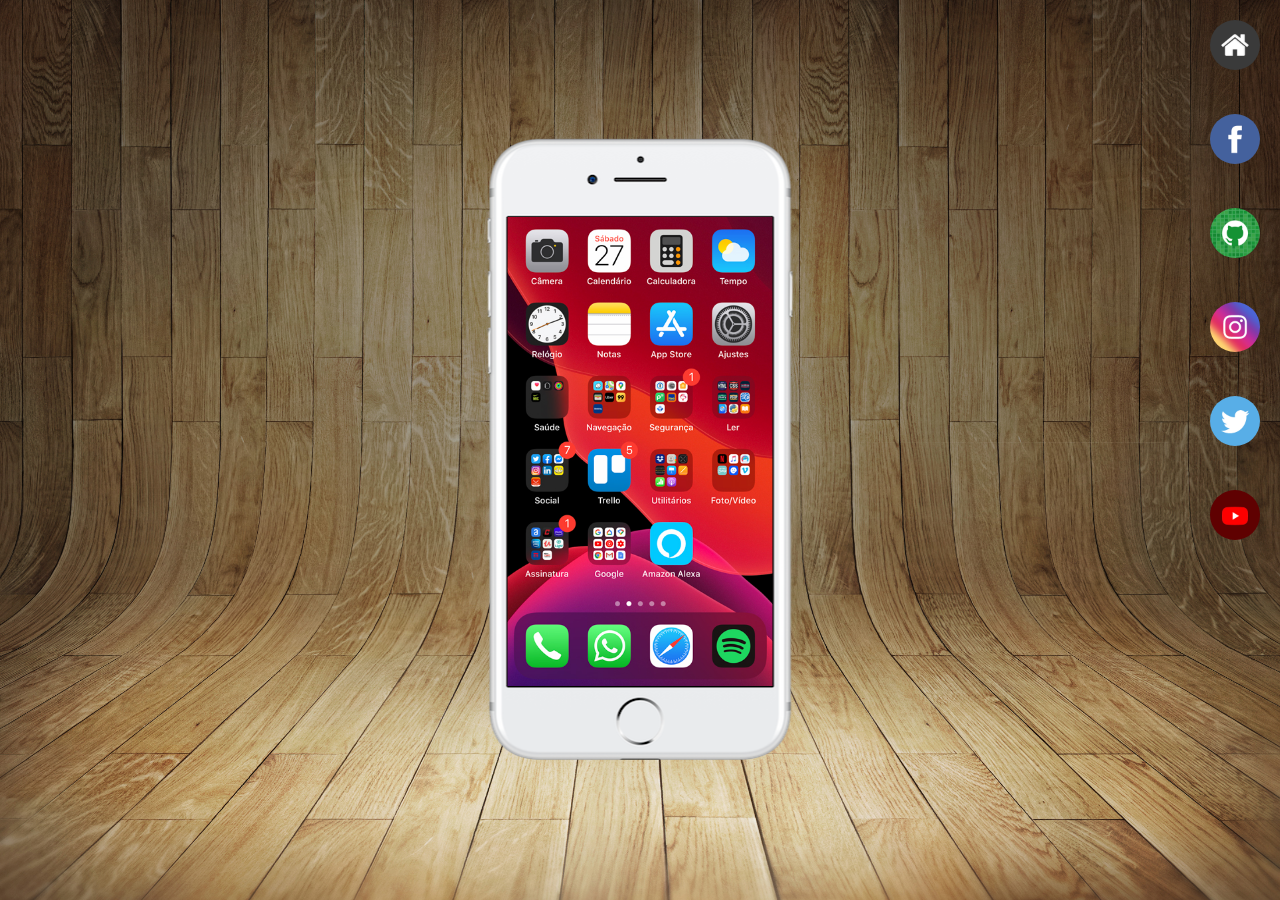
<file: index.html>
<!DOCTYPE html>
<html lang="pt-br">
<head>
  <meta charset="UTF-8">
  <meta name="viewport" content="width=device-width, initial-scale=1.0">
  <link rel="shortcut icon" href="favicon.ico" type="image/x-icon">
  <link rel="stylesheet" href="style/style.css">
  <title>Projeto Social</title>
</head>
<body>
  <main>
    <section id="telefone">
      <iframe src="home.html" name="tela" id="tela" frameborder="0"></iframe>
    </section>
    <section id="redes-sociais">
      <a href="home.html" target="tela"><img src="images/logo-home.jpg" alt="Home"></a><br>
      <a href="facebook.html" target="tela"><img src="images/logo-facebook.jpg" alt="Facebook"></a><br>
      <a href="github.html" target="tela"><img src="images/logo-github.jpg" alt="GitHub"></a><br>
      <a href="instagram.html" target="tela"><img src="images/logo-instagram.jpg" alt="Instagram"></a><br>
      <a href="twitter.html" target="tela"><img src="images/logo-twitter.jpg" alt="Twitter"></a><br>
      <a href="youtube.html" target="tela"><img src="images/logo-youtube.jpg" alt="YouTube"></a>
    </section>
  </main>
</body>
</html>
</file>
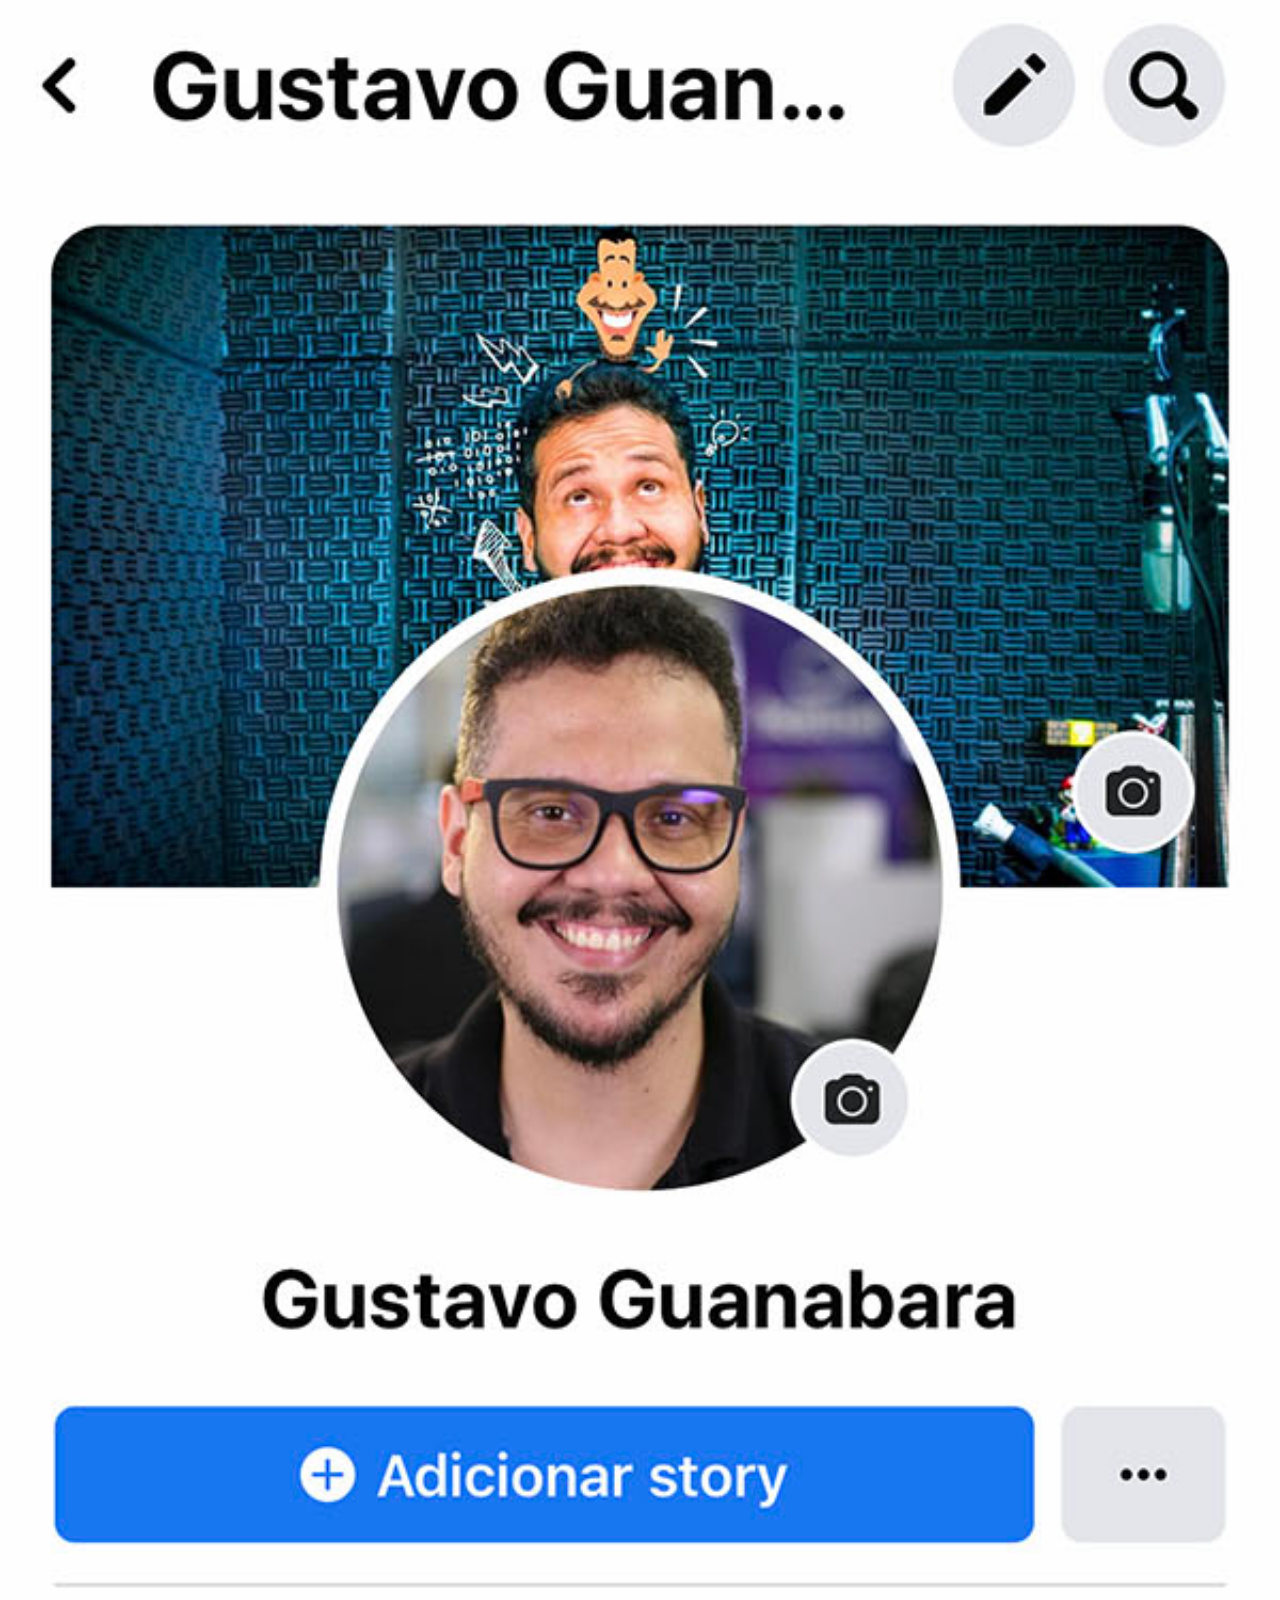
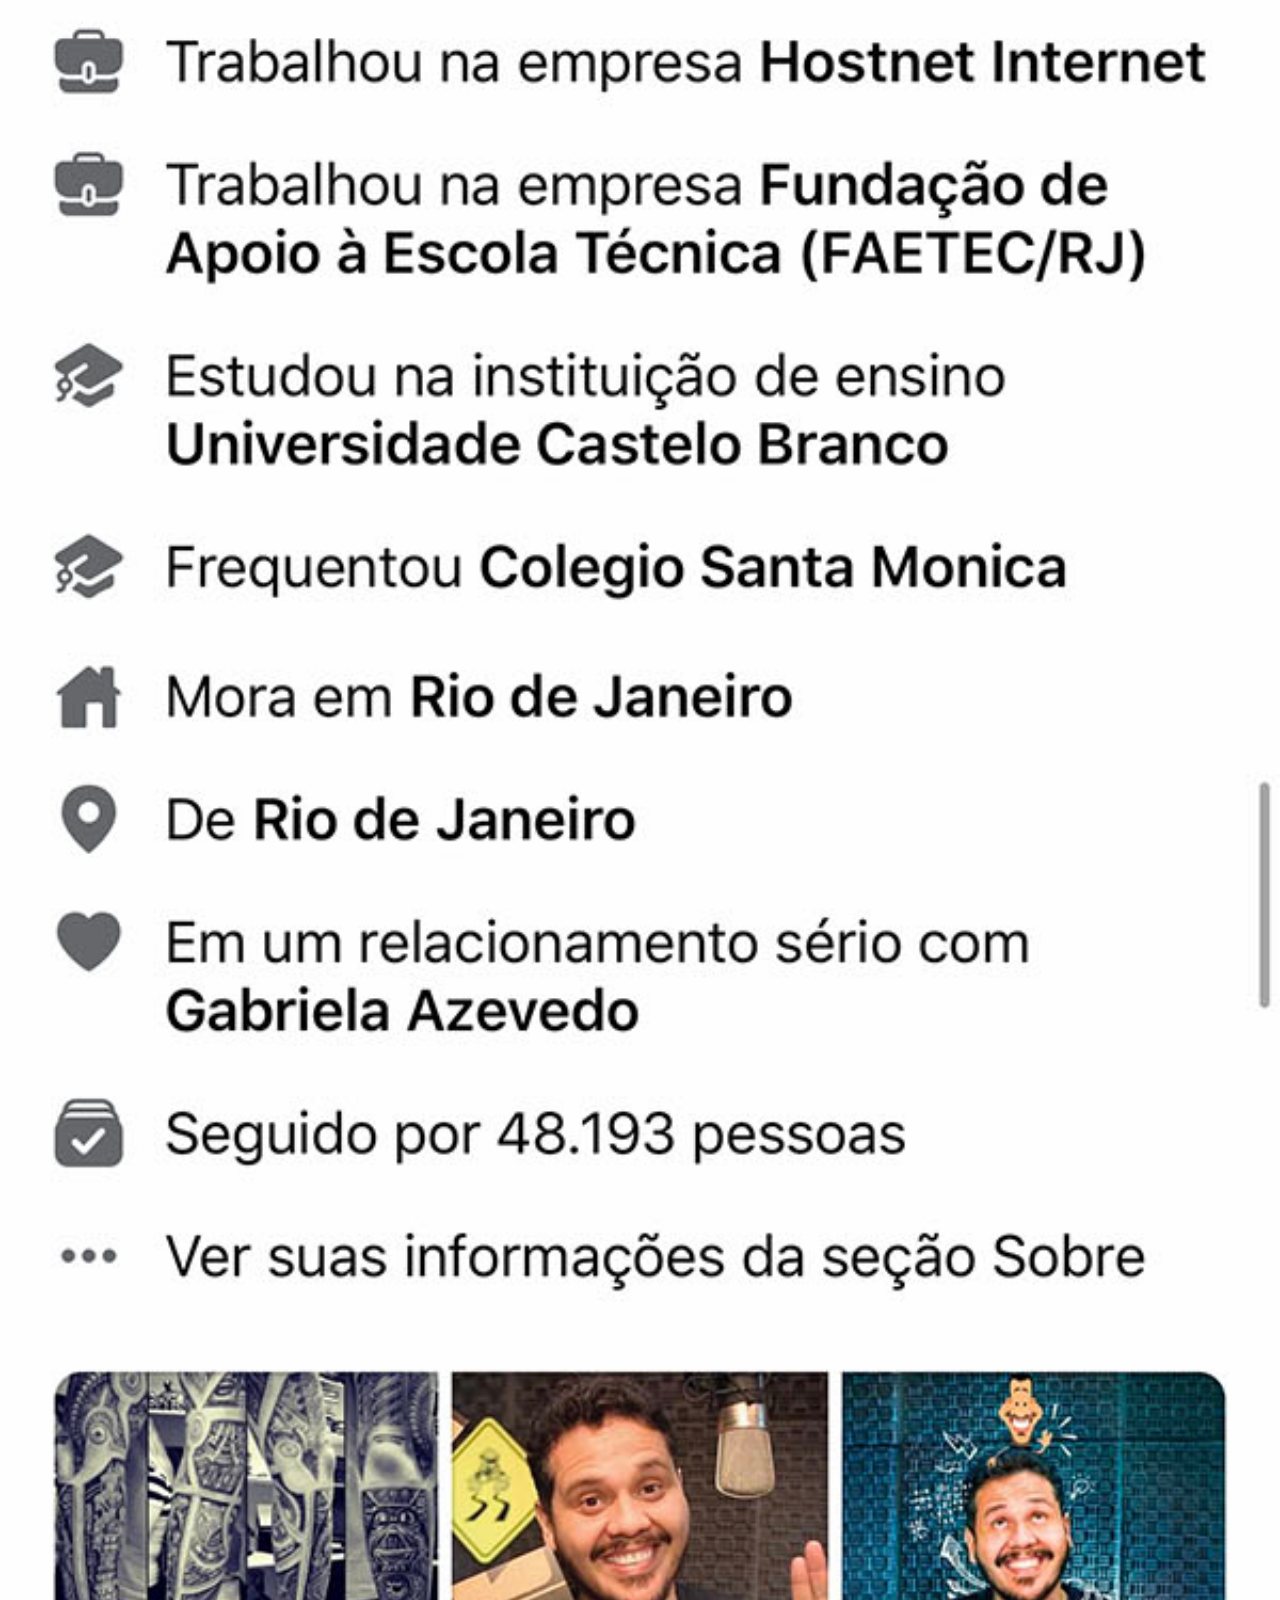
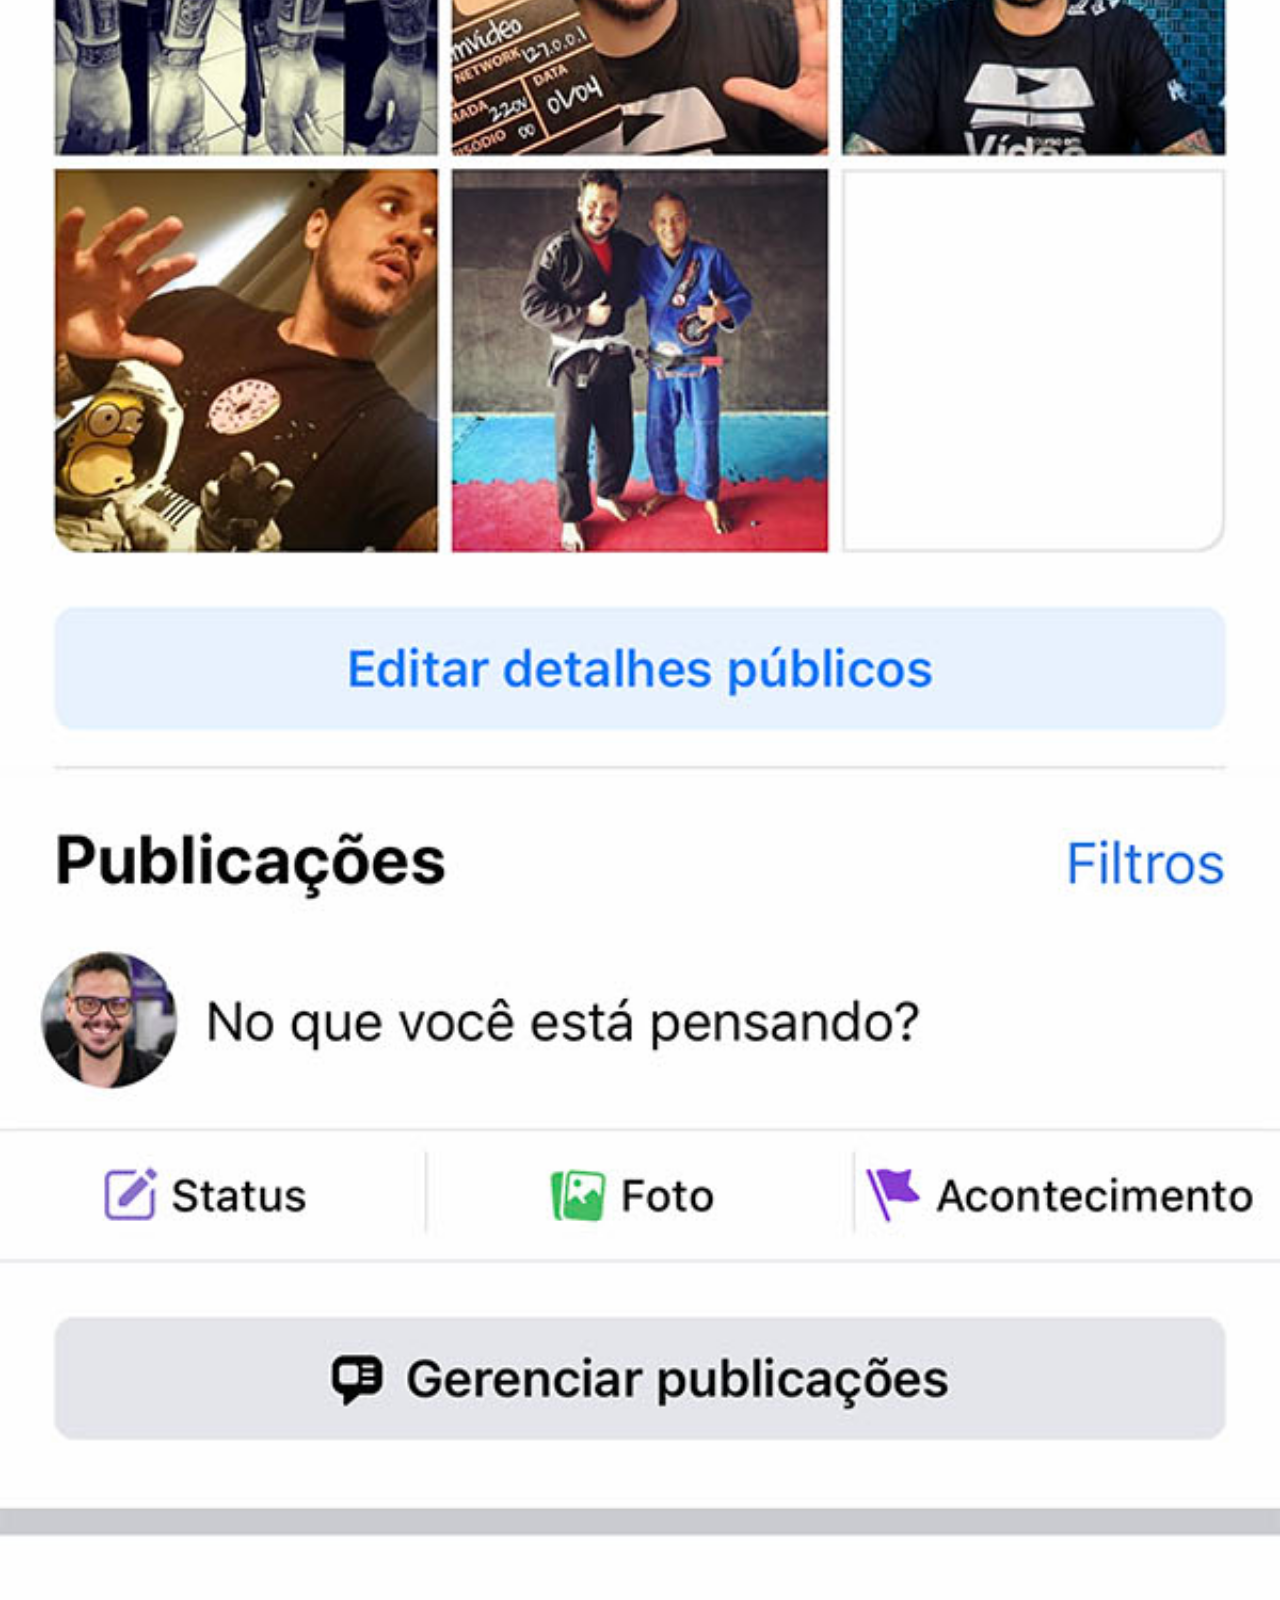
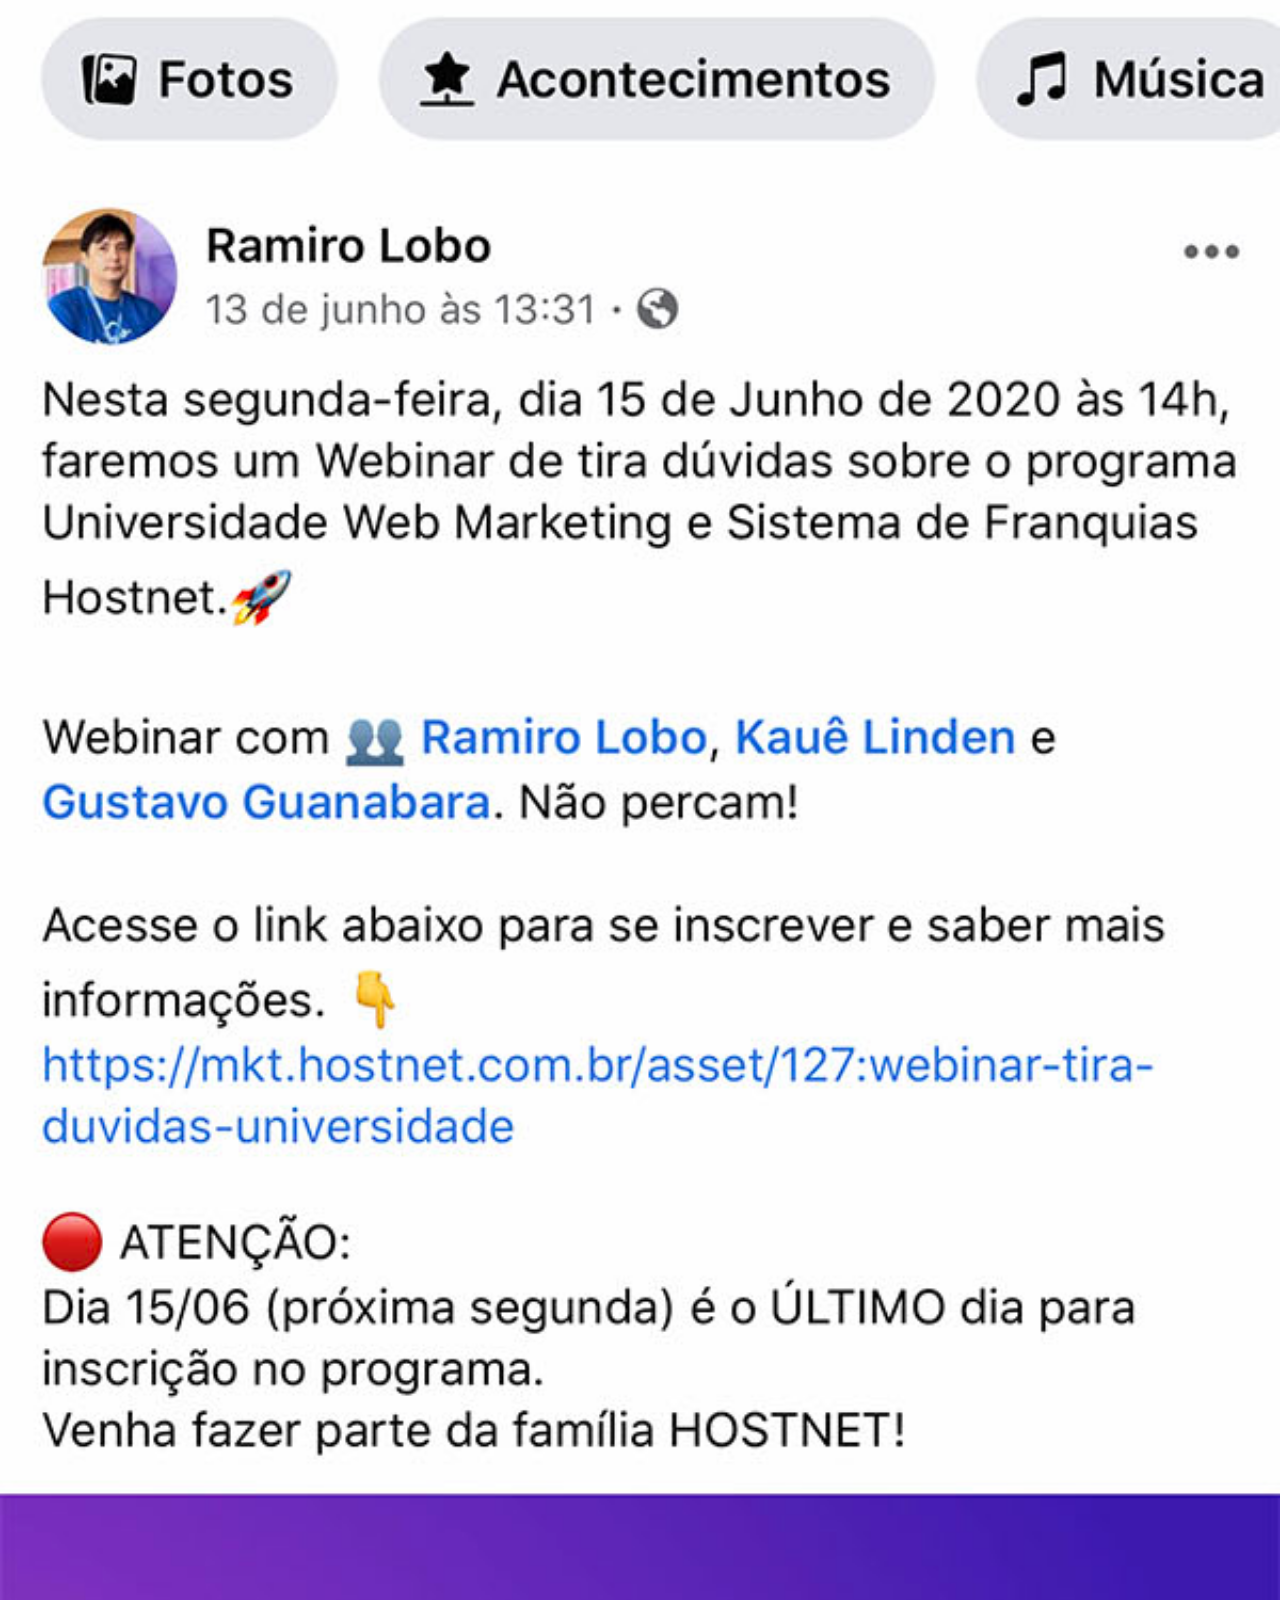
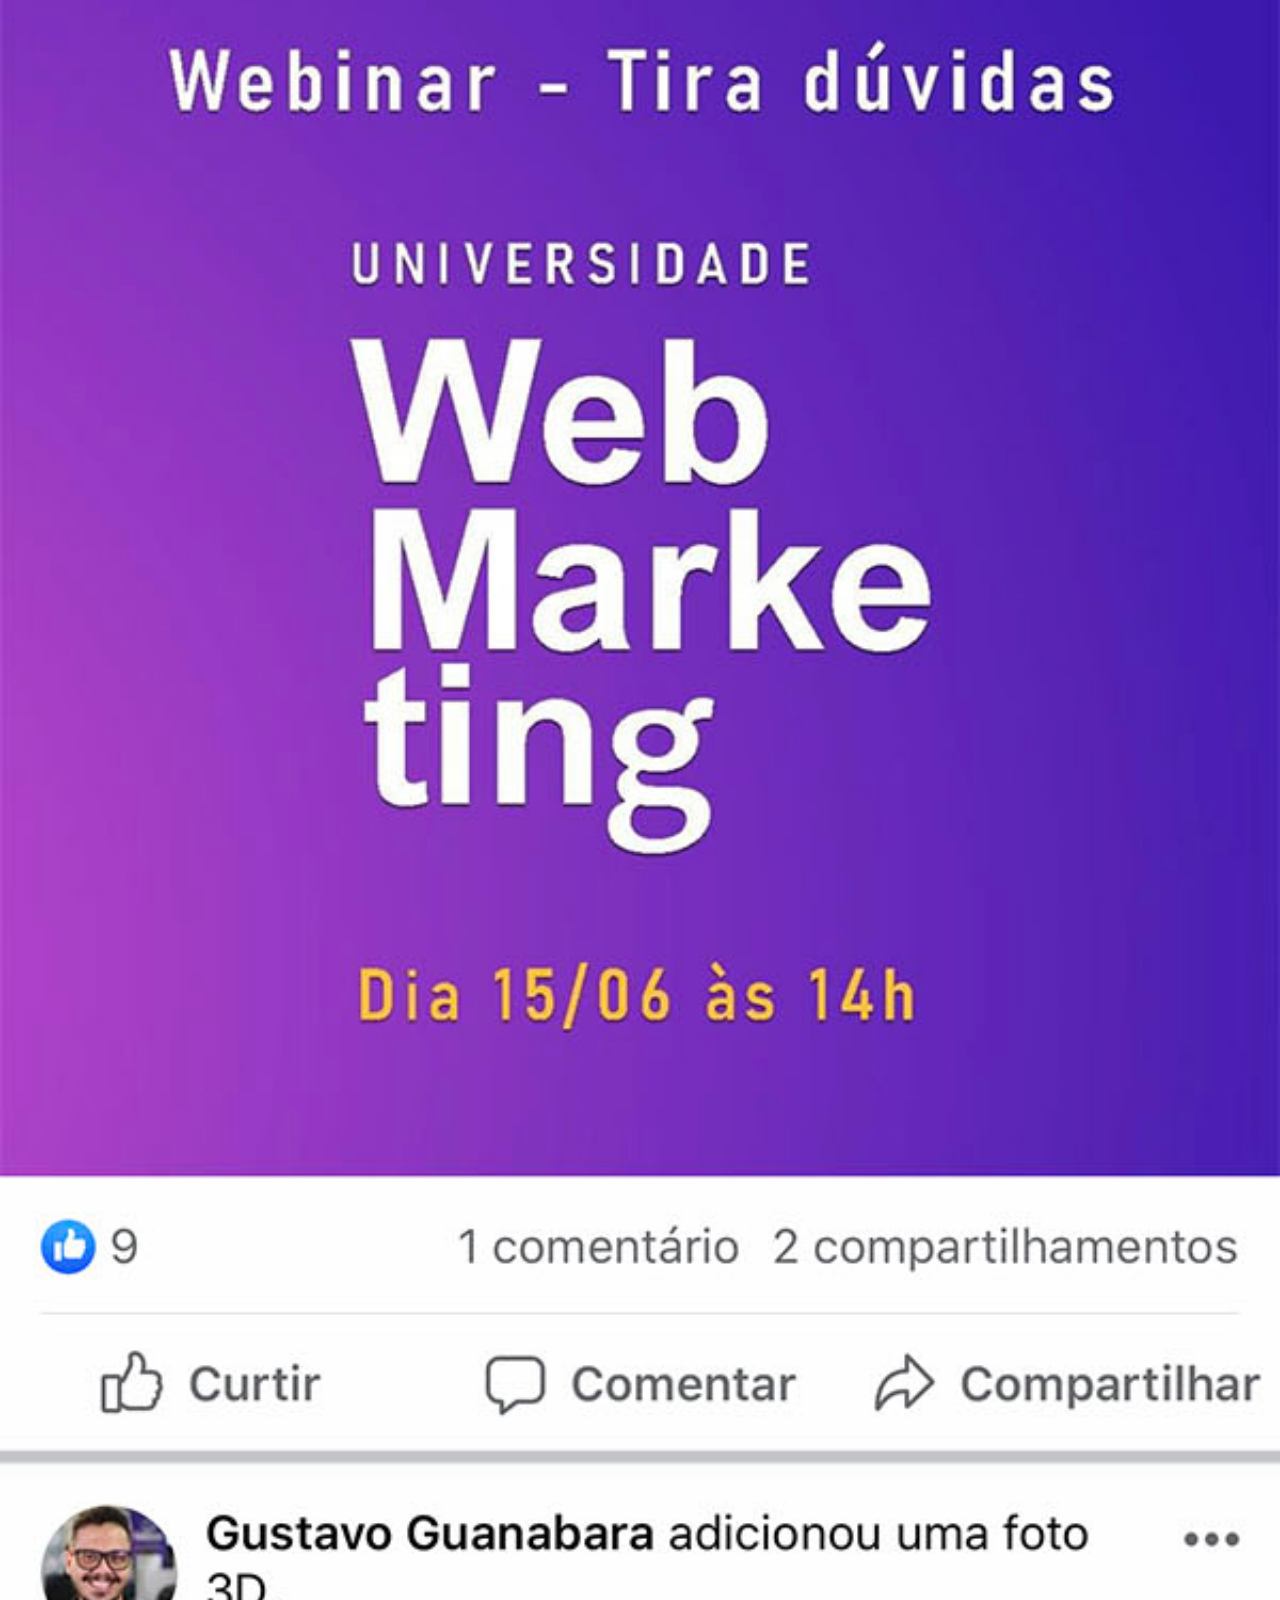
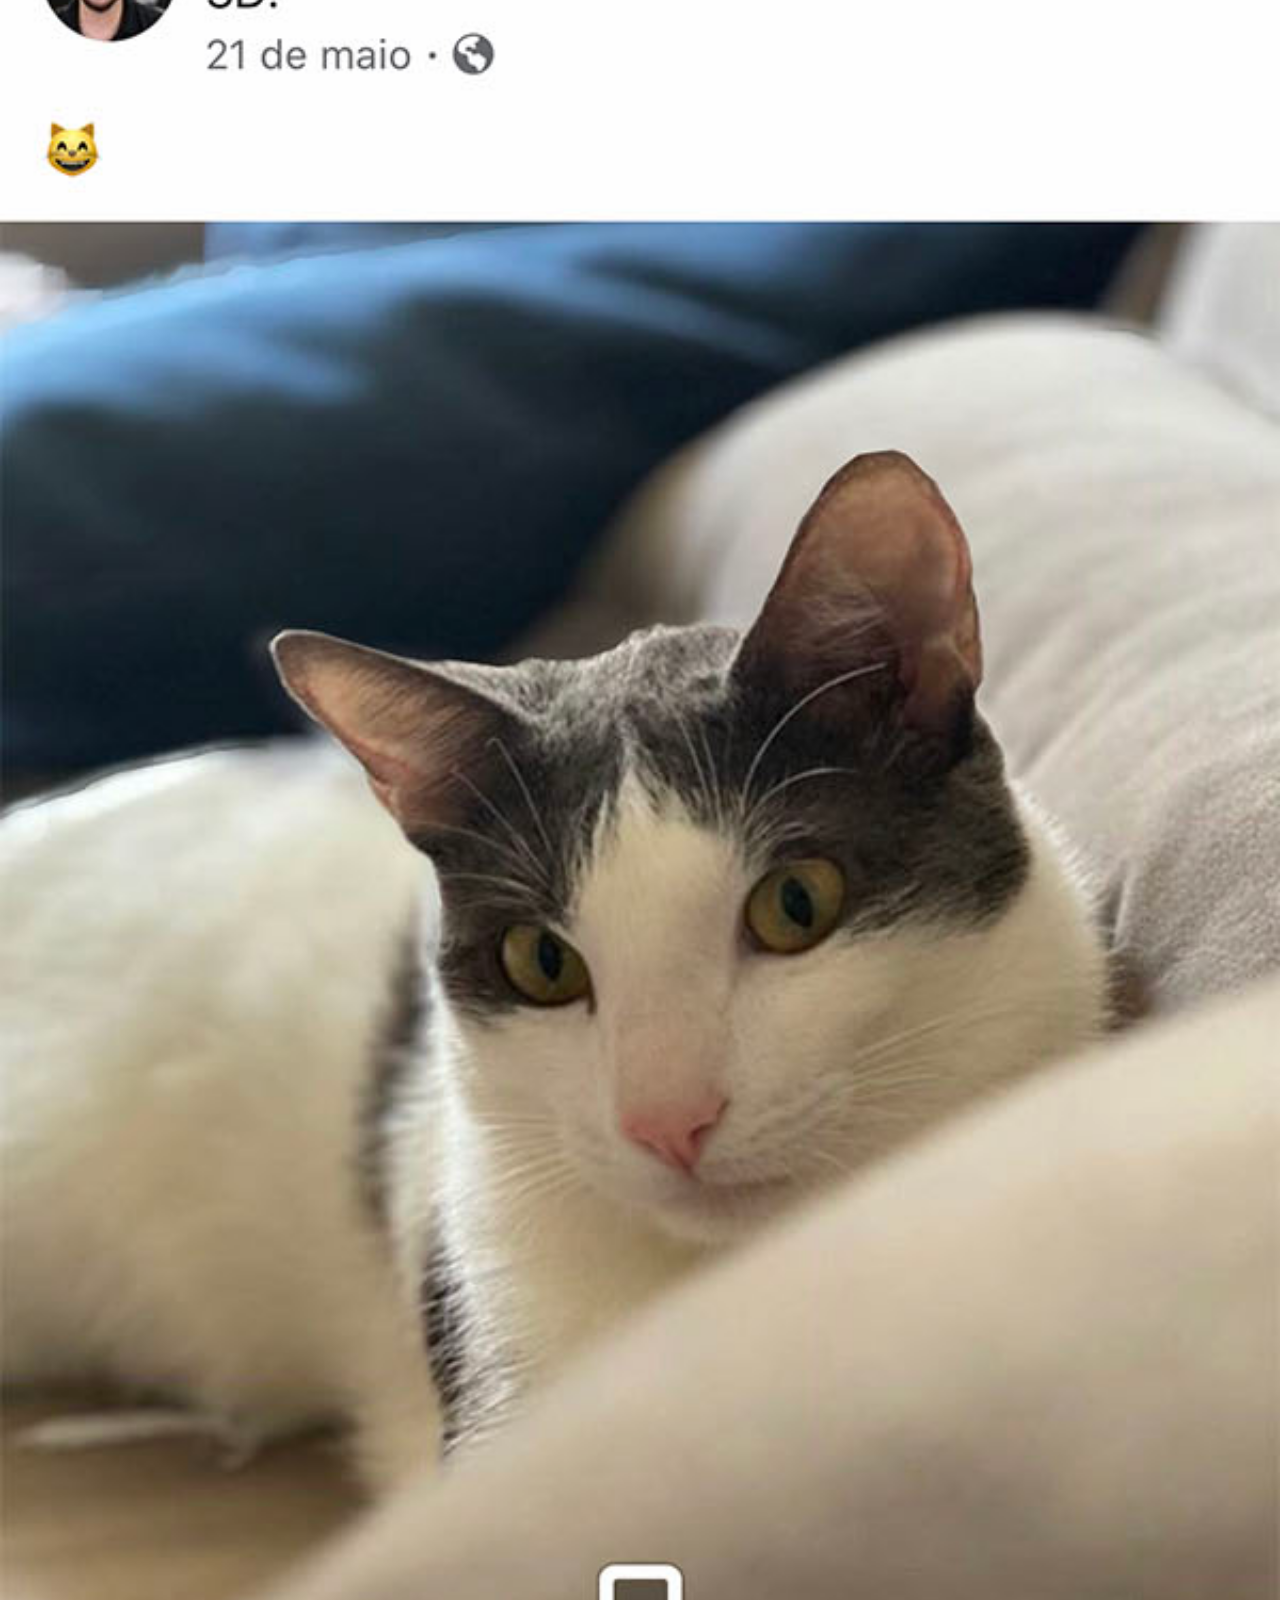
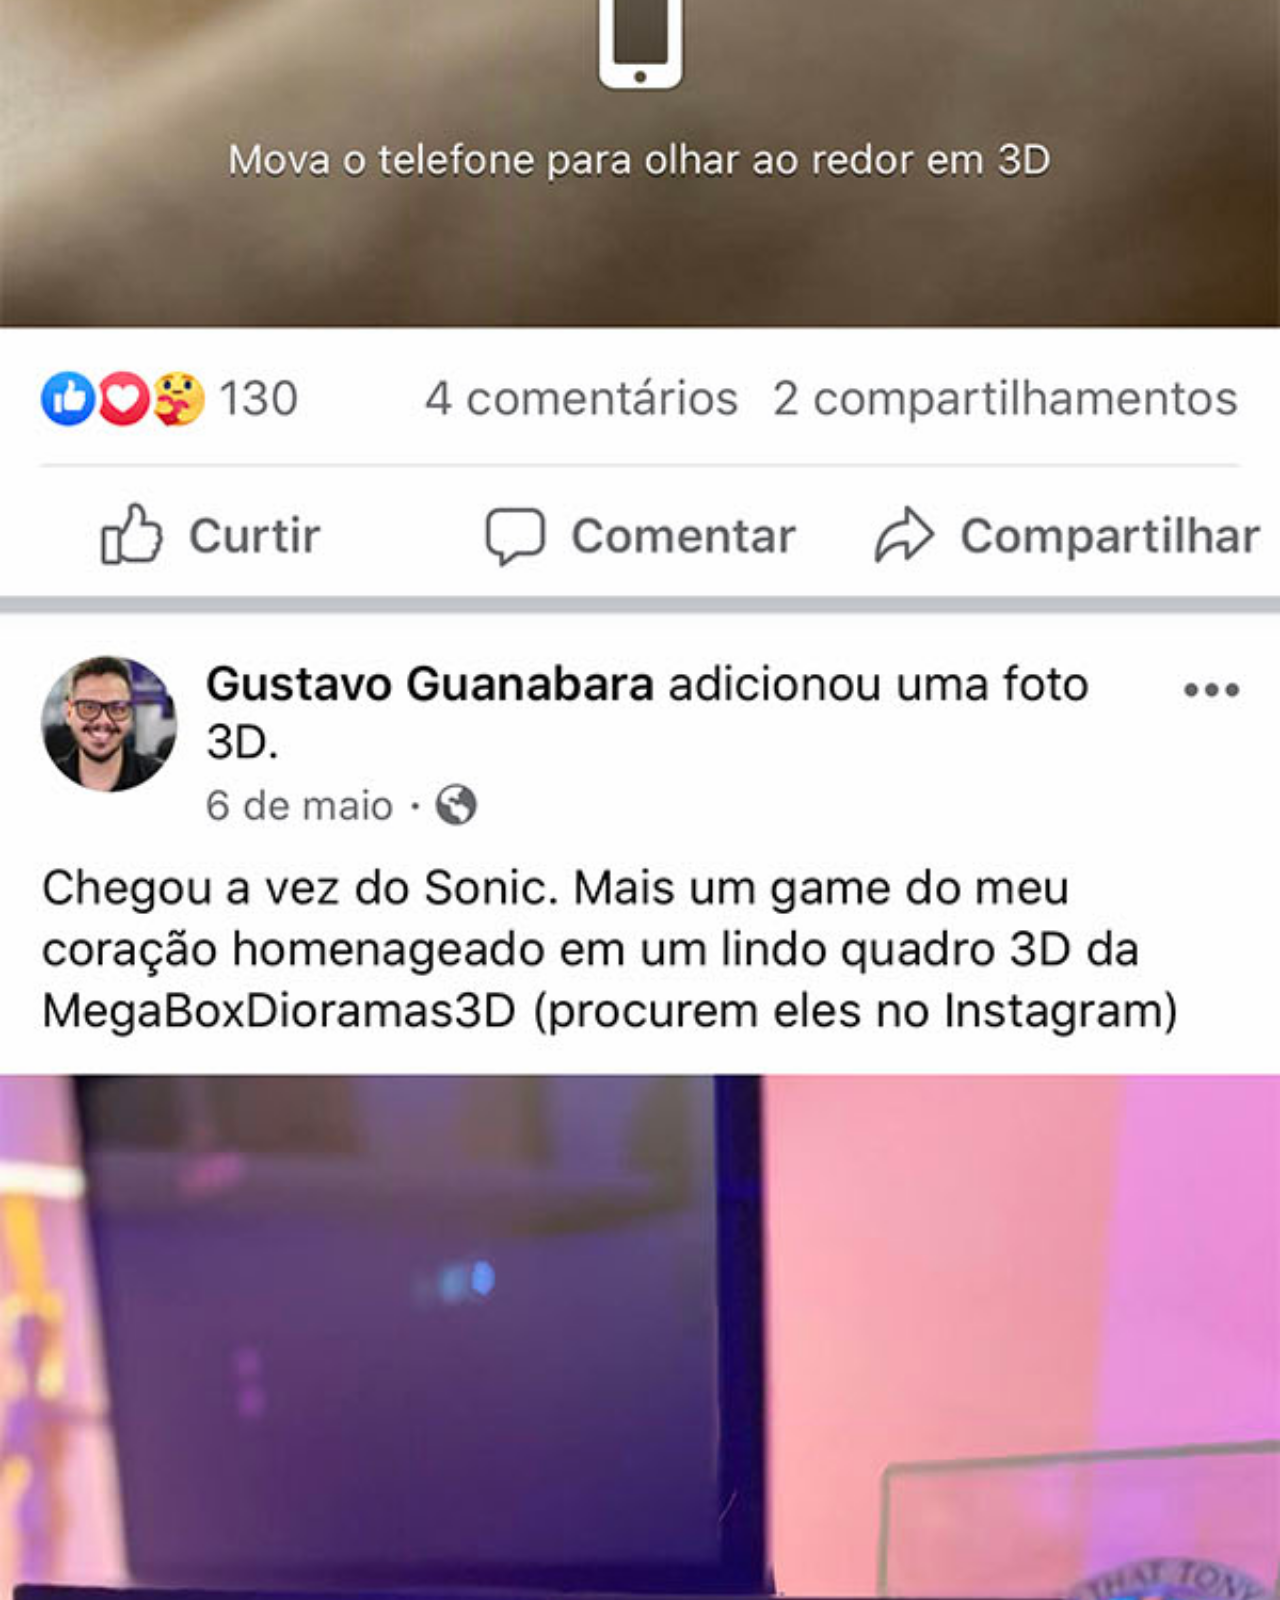
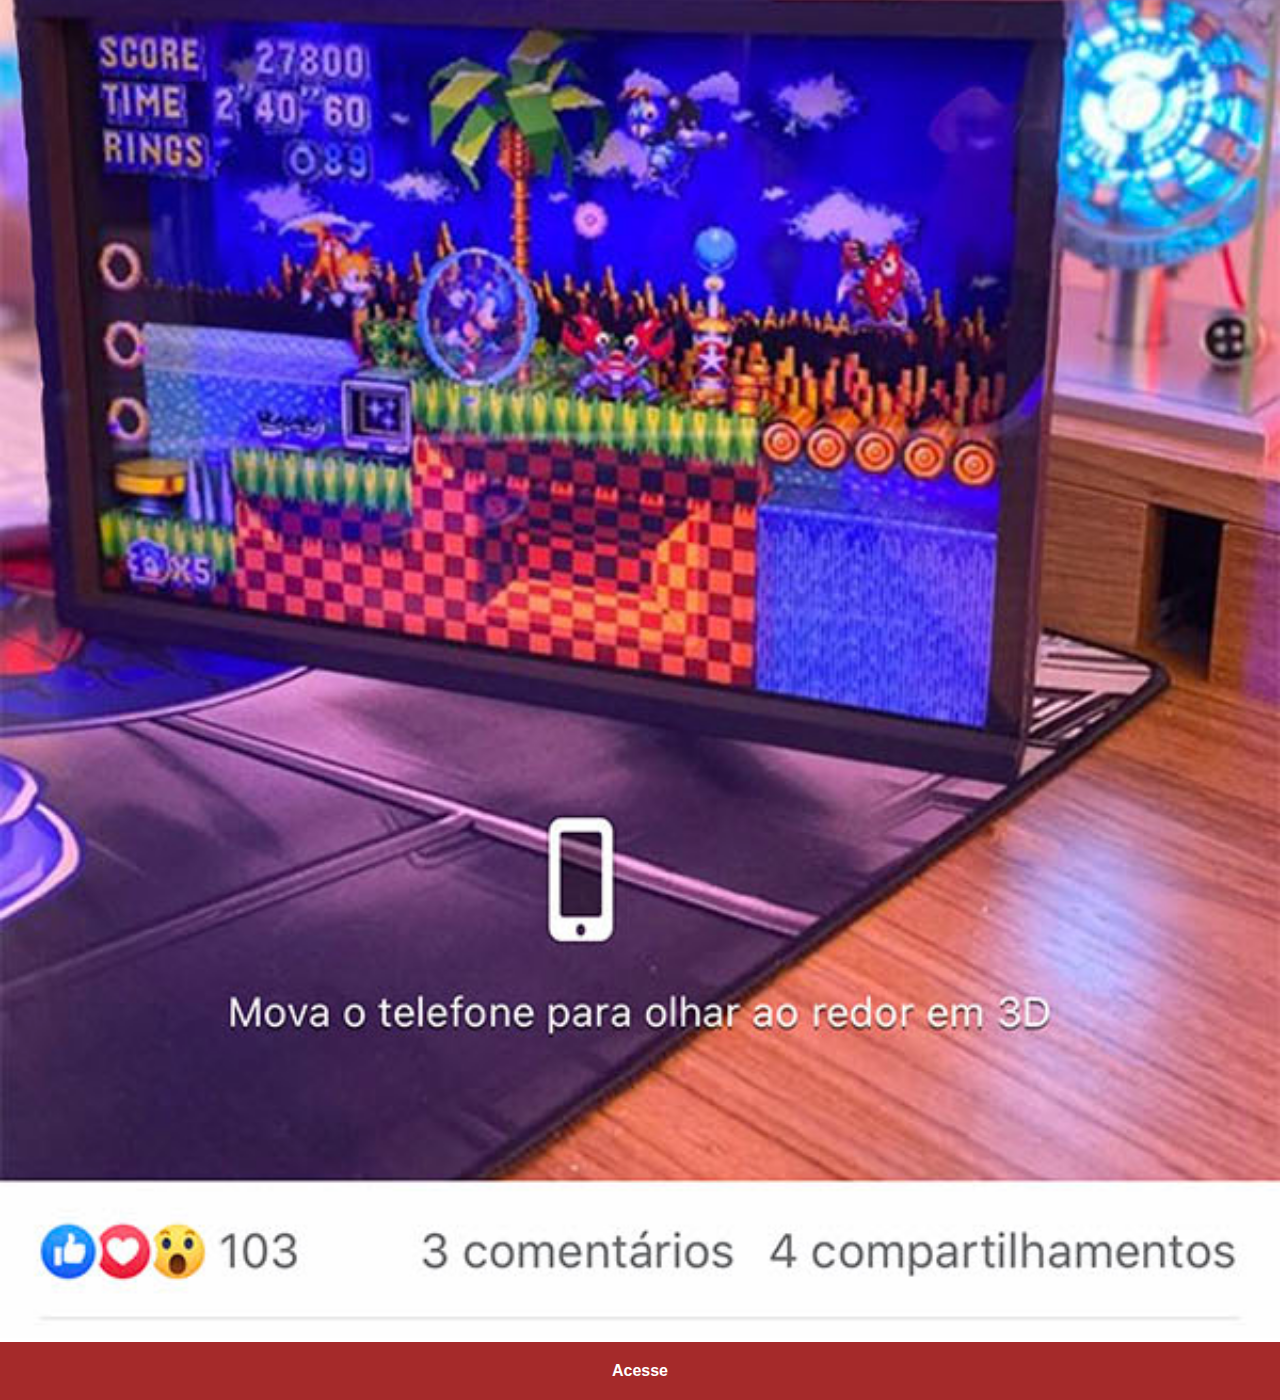
<file: facebook.html>
<!DOCTYPE html>
<html lang="pt-br">
<head>
  <meta charset="UTF-8">
  <meta name="viewport" content="width=device-width, initial-scale=1.0">
  <title>Document</title>
  <link rel="stylesheet" href="style/style2.css">
</head>
<body>
  <img src="images/tela-facebook.jpg" alt="Facebook"><a href="https://web.facebook.com/gustavoguanabara/" target="_blank">Acesse</a>
</body>
</html>
</file>
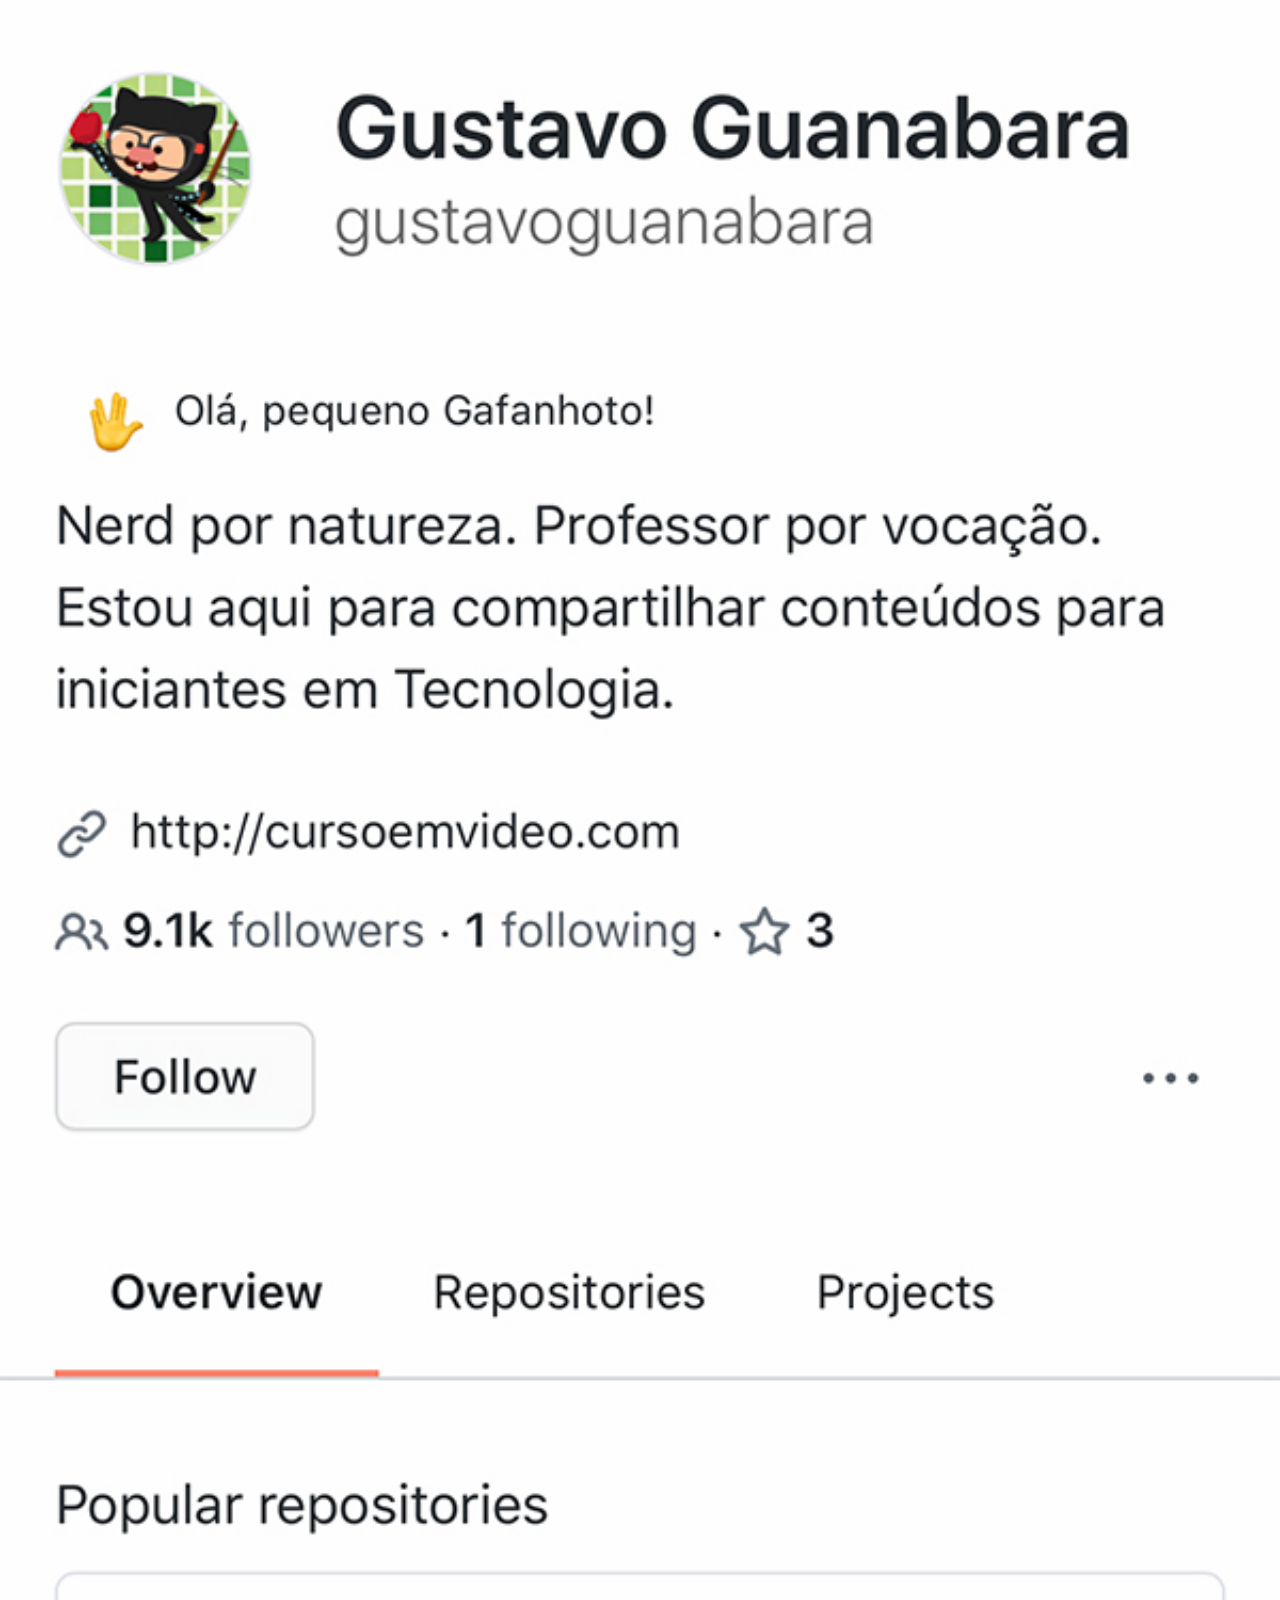
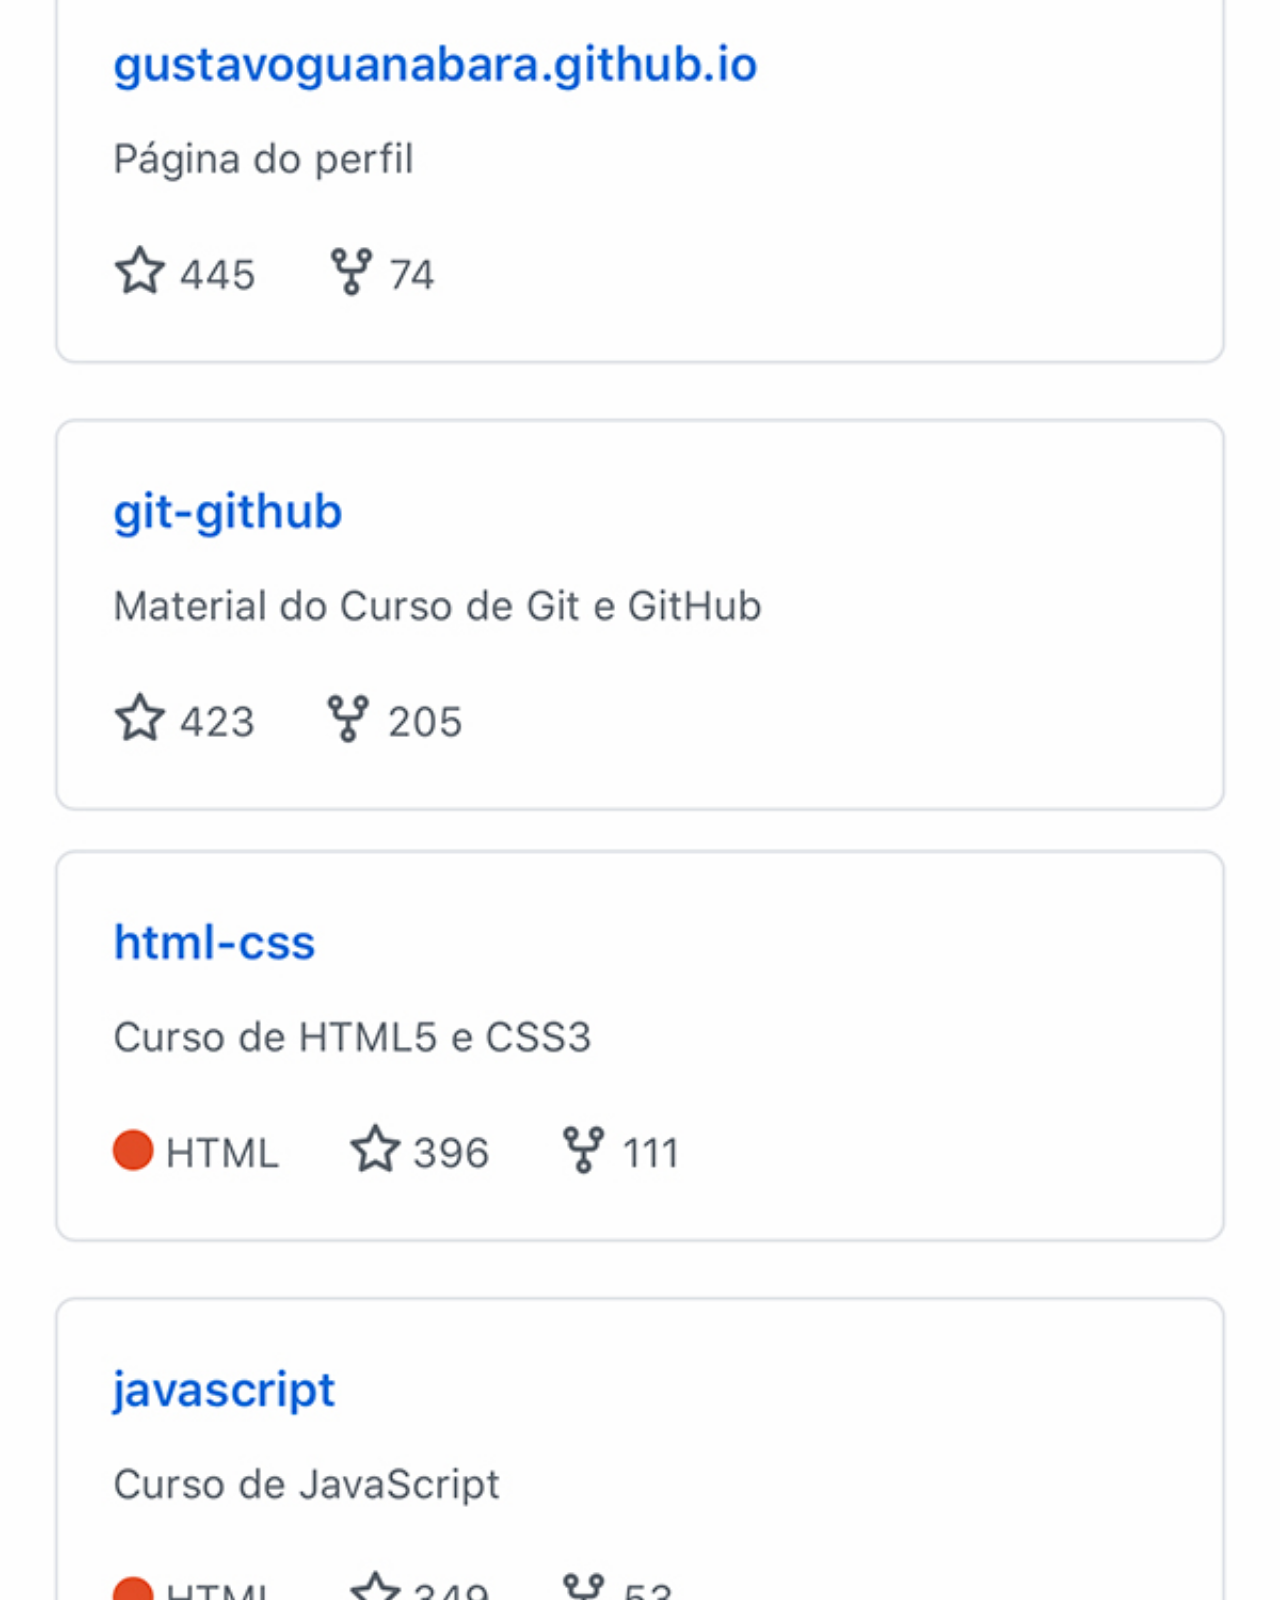
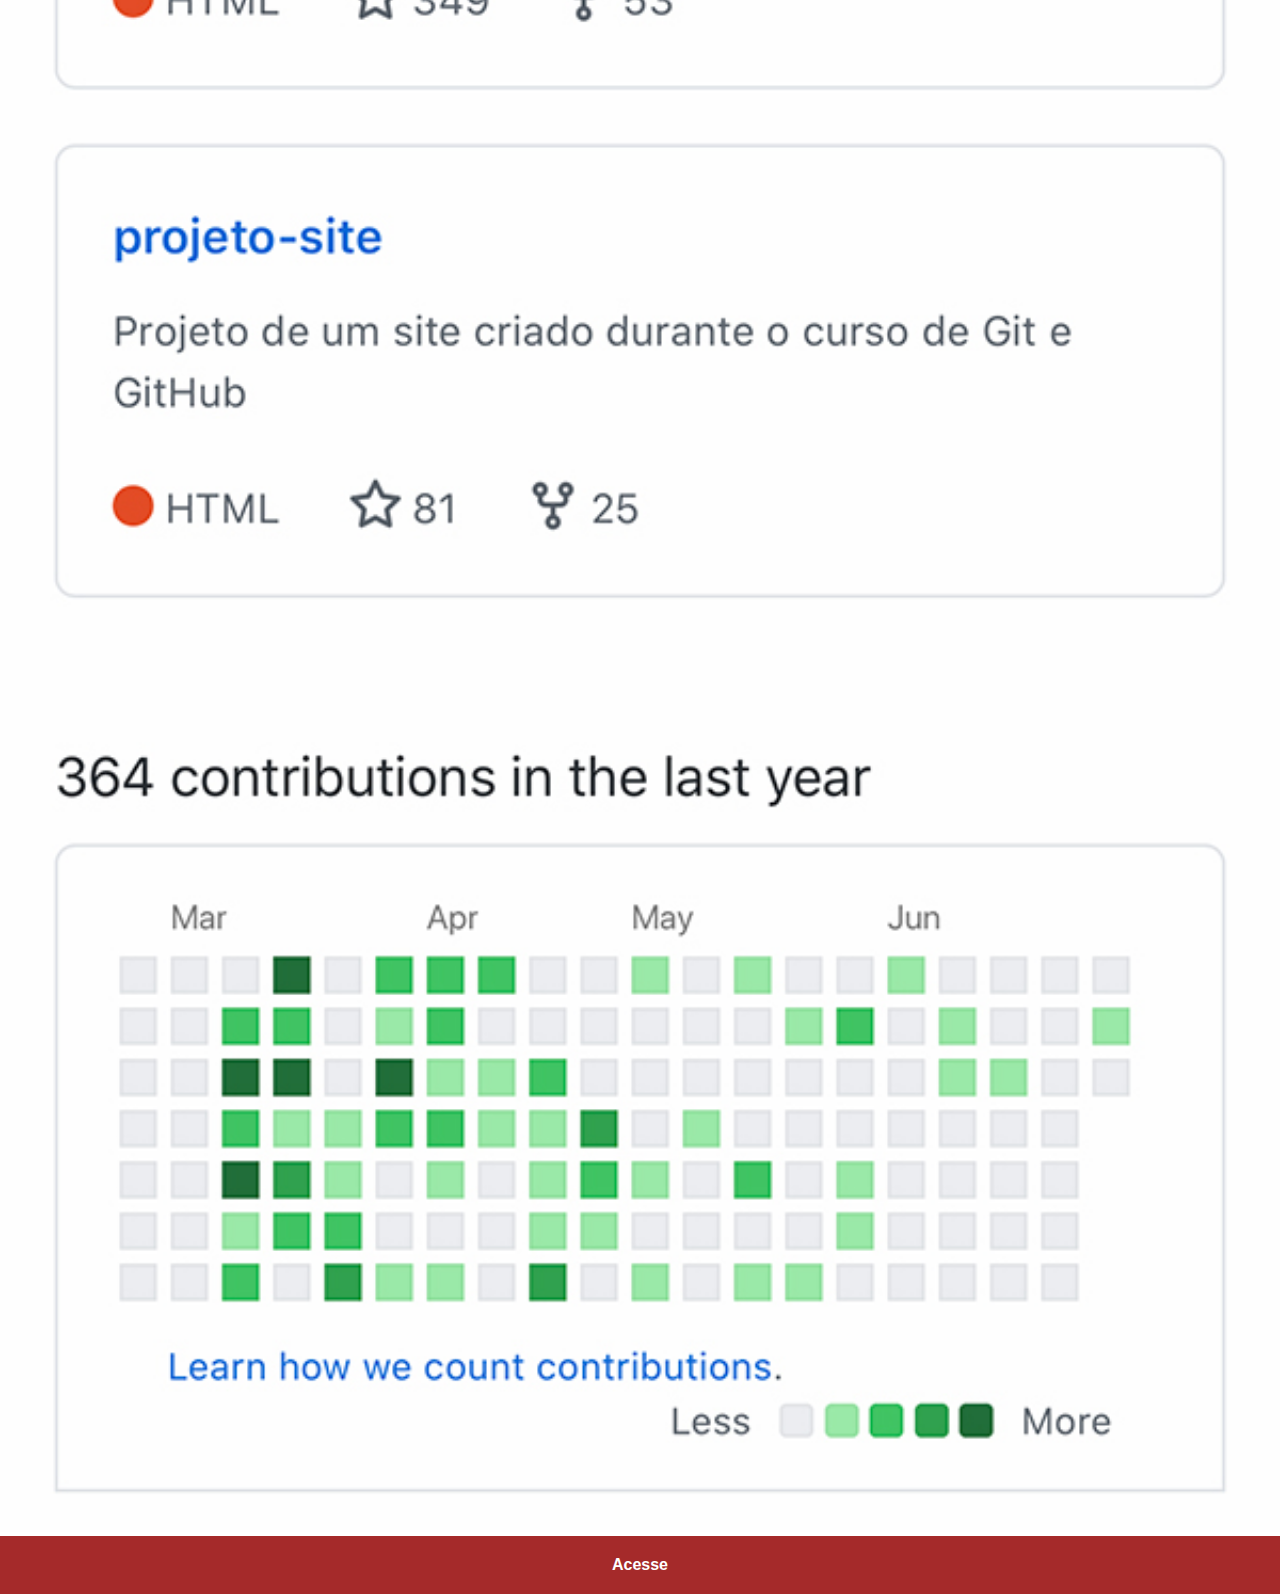
<file: github.html>
<!DOCTYPE html>
<html lang="pt-br">
<head>
  <meta charset="UTF-8">
  <meta name="viewport" content="width=device-width, initial-scale=1.0">
  <title>YouTube</title>
  <link rel="stylesheet" href="style/style2.css">
</head>
<body>
  <img src="images/tela-github.jpg" alt="GitHub"><a href="https://github.com/gustavoguanabara" target="_blank">Acesse</a>
</body>
</html>
</file>
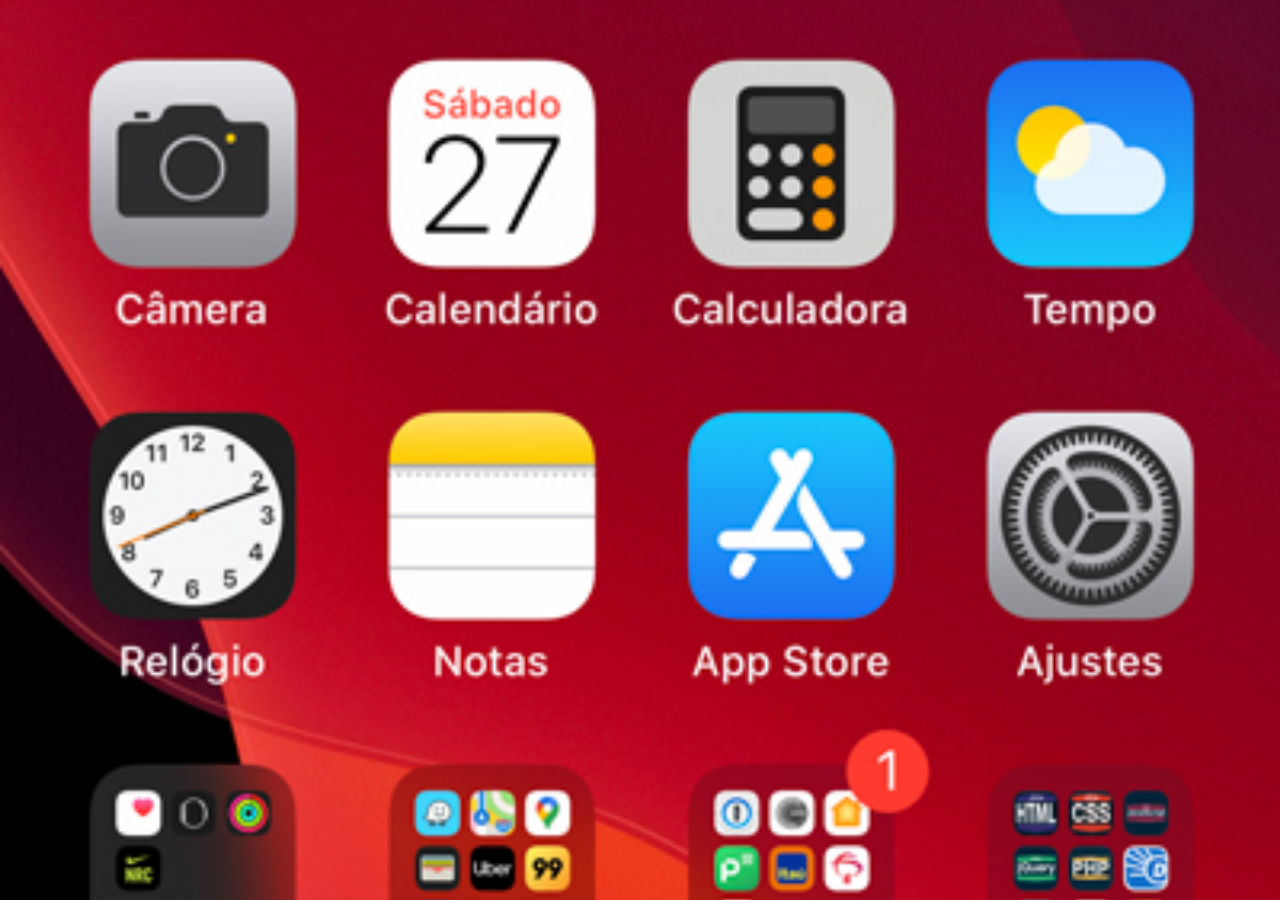
<file: home.html>
<!DOCTYPE html>
<html lang="pt-br">
<head>
  <meta charset="UTF-8">
  <meta name="viewport" content="width=device-width, initial-scale=1.0">
  <title>Home</title>
  <style>
    body, html {
      margin: 0;
      padding: 0;
      width: 100vw;
      height: 100vh;
      background: black url('images/tela-home.jpg') no-repeat top center;
      background-size: cover;
    }
  </style>
</head>
<body>
  
</body>
</html>
</file>
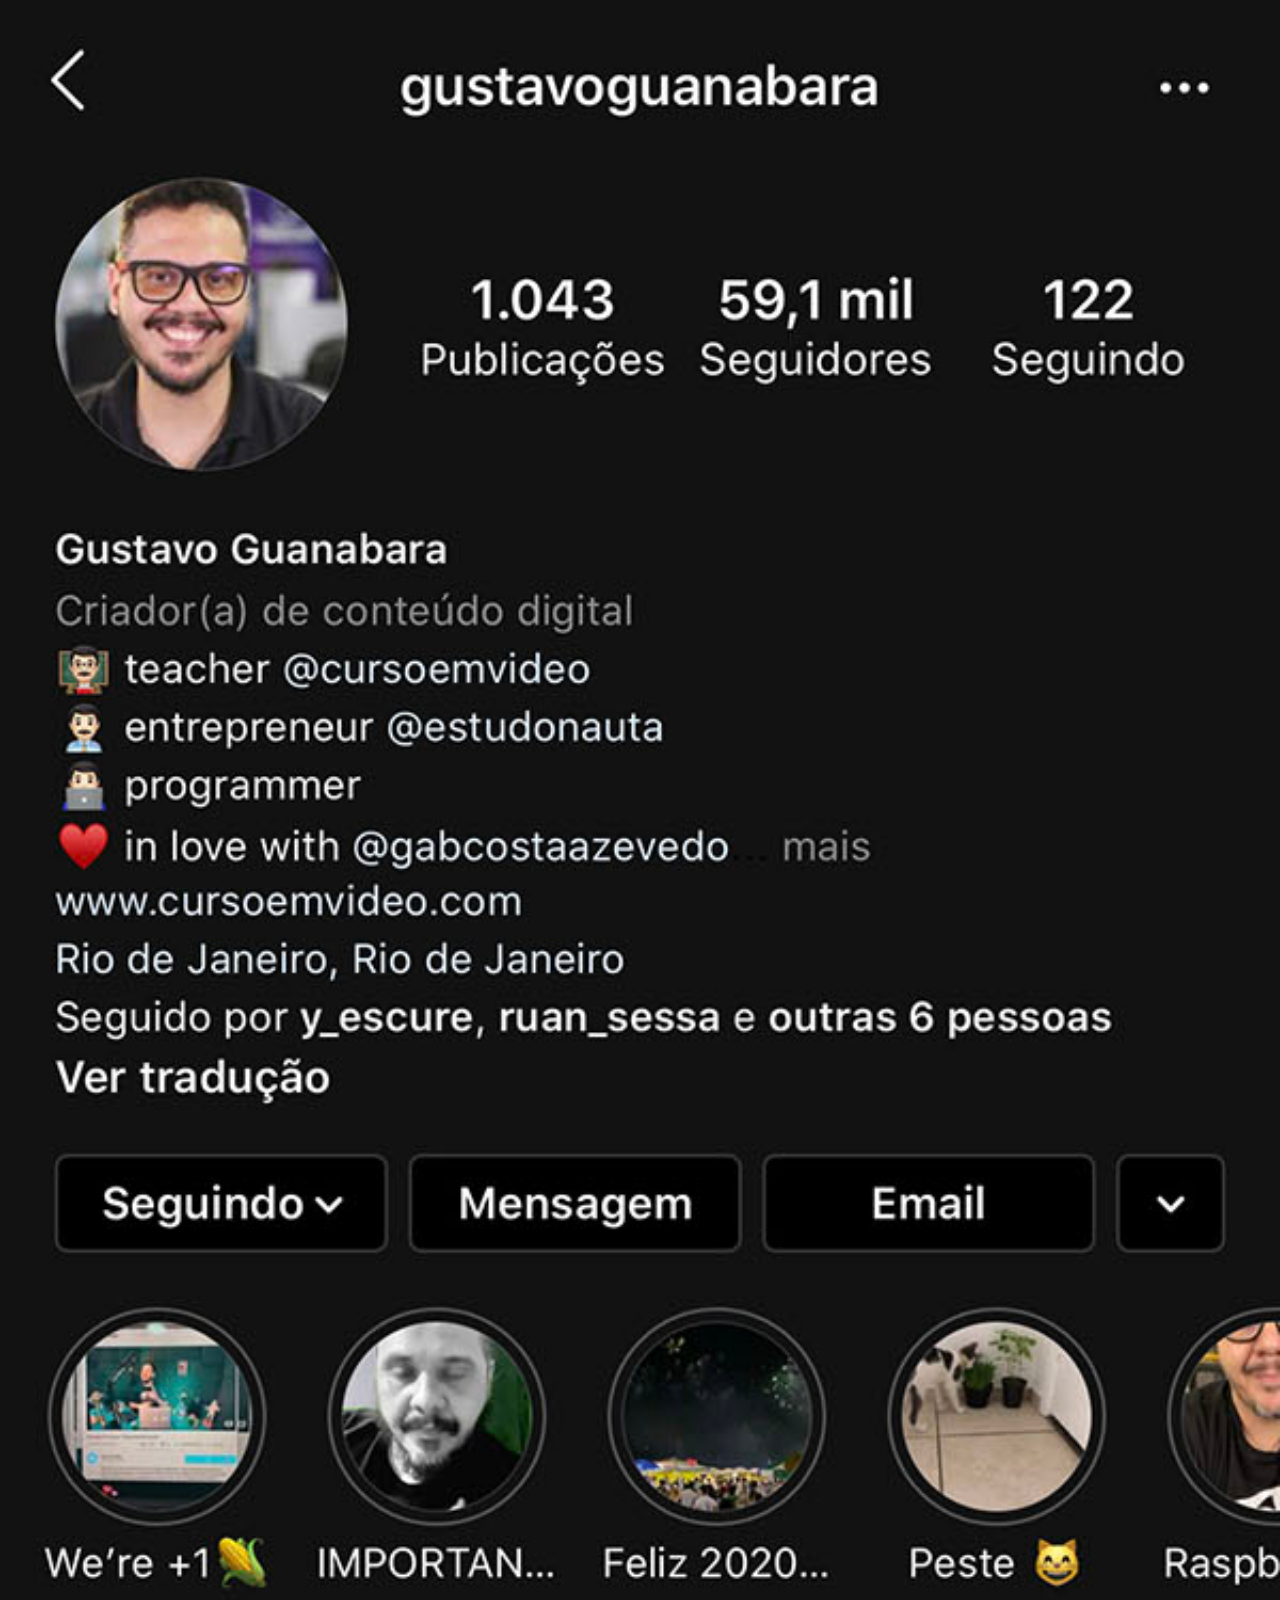
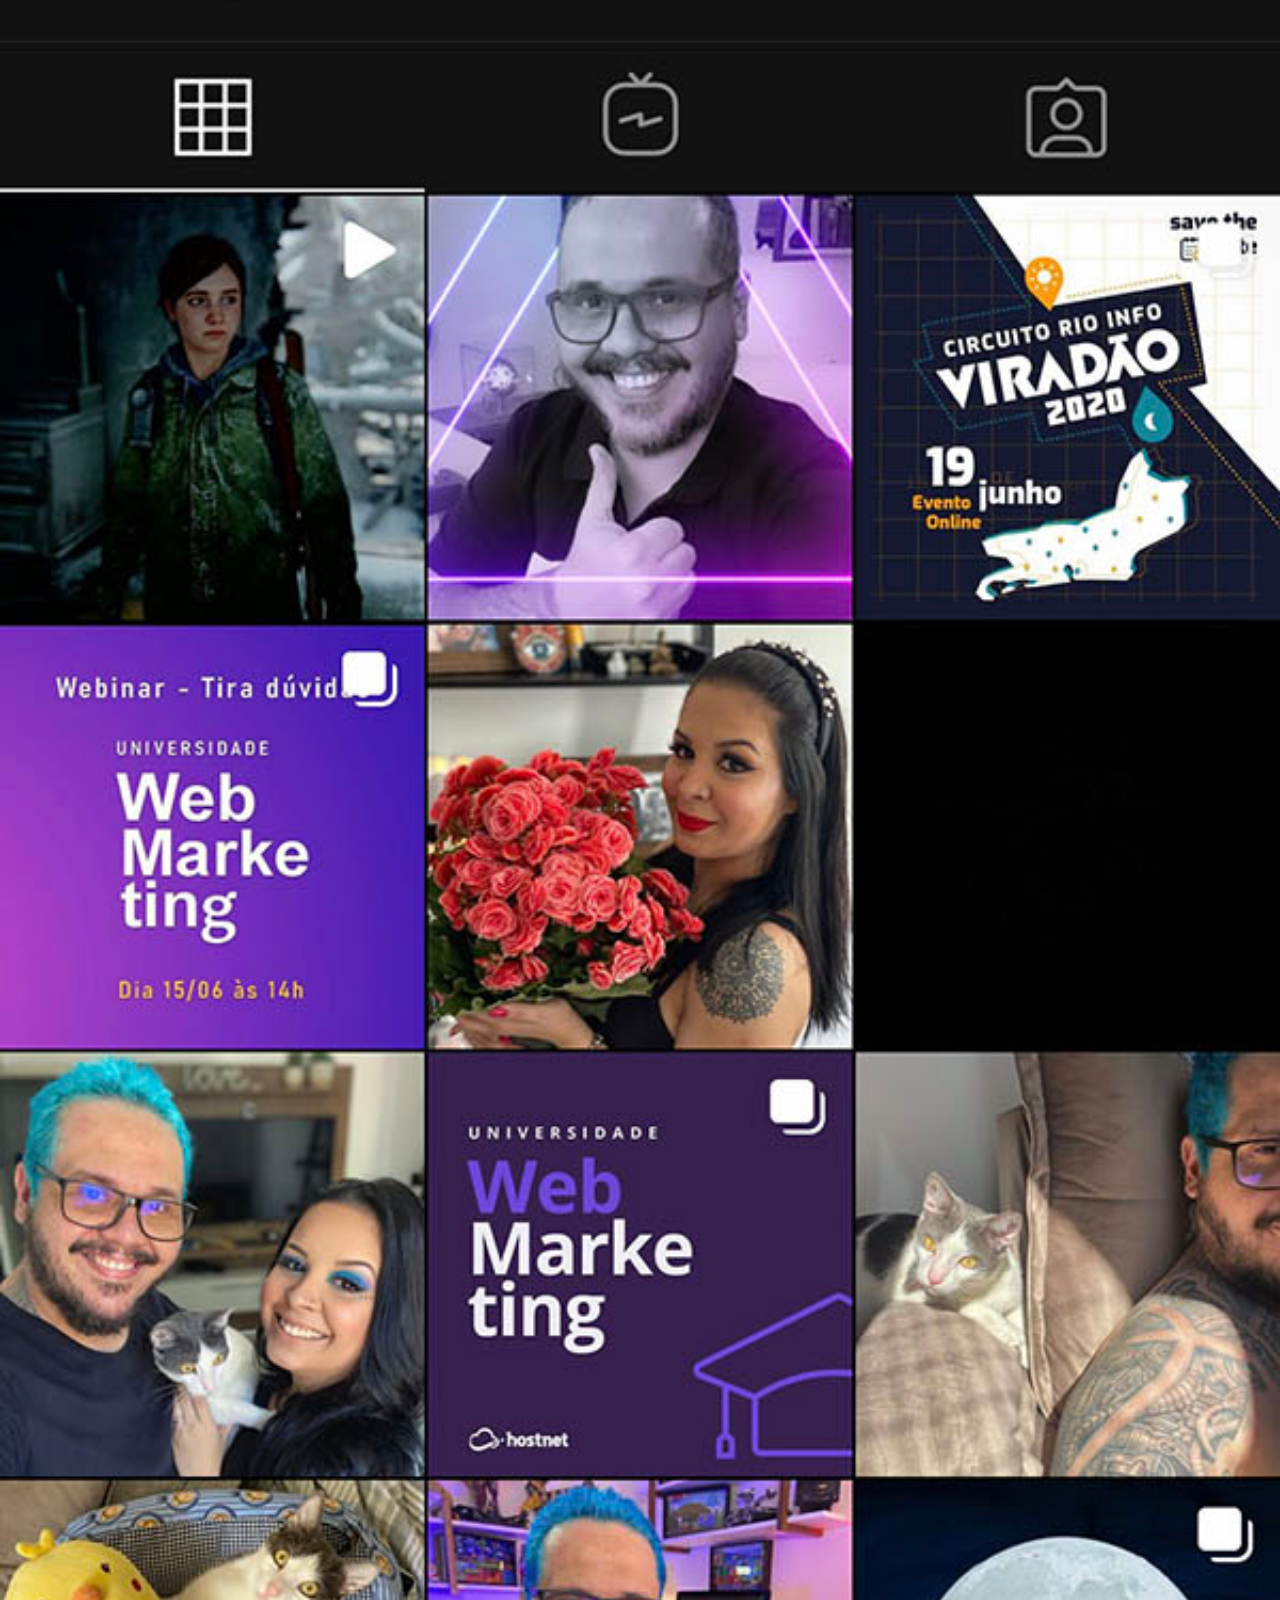
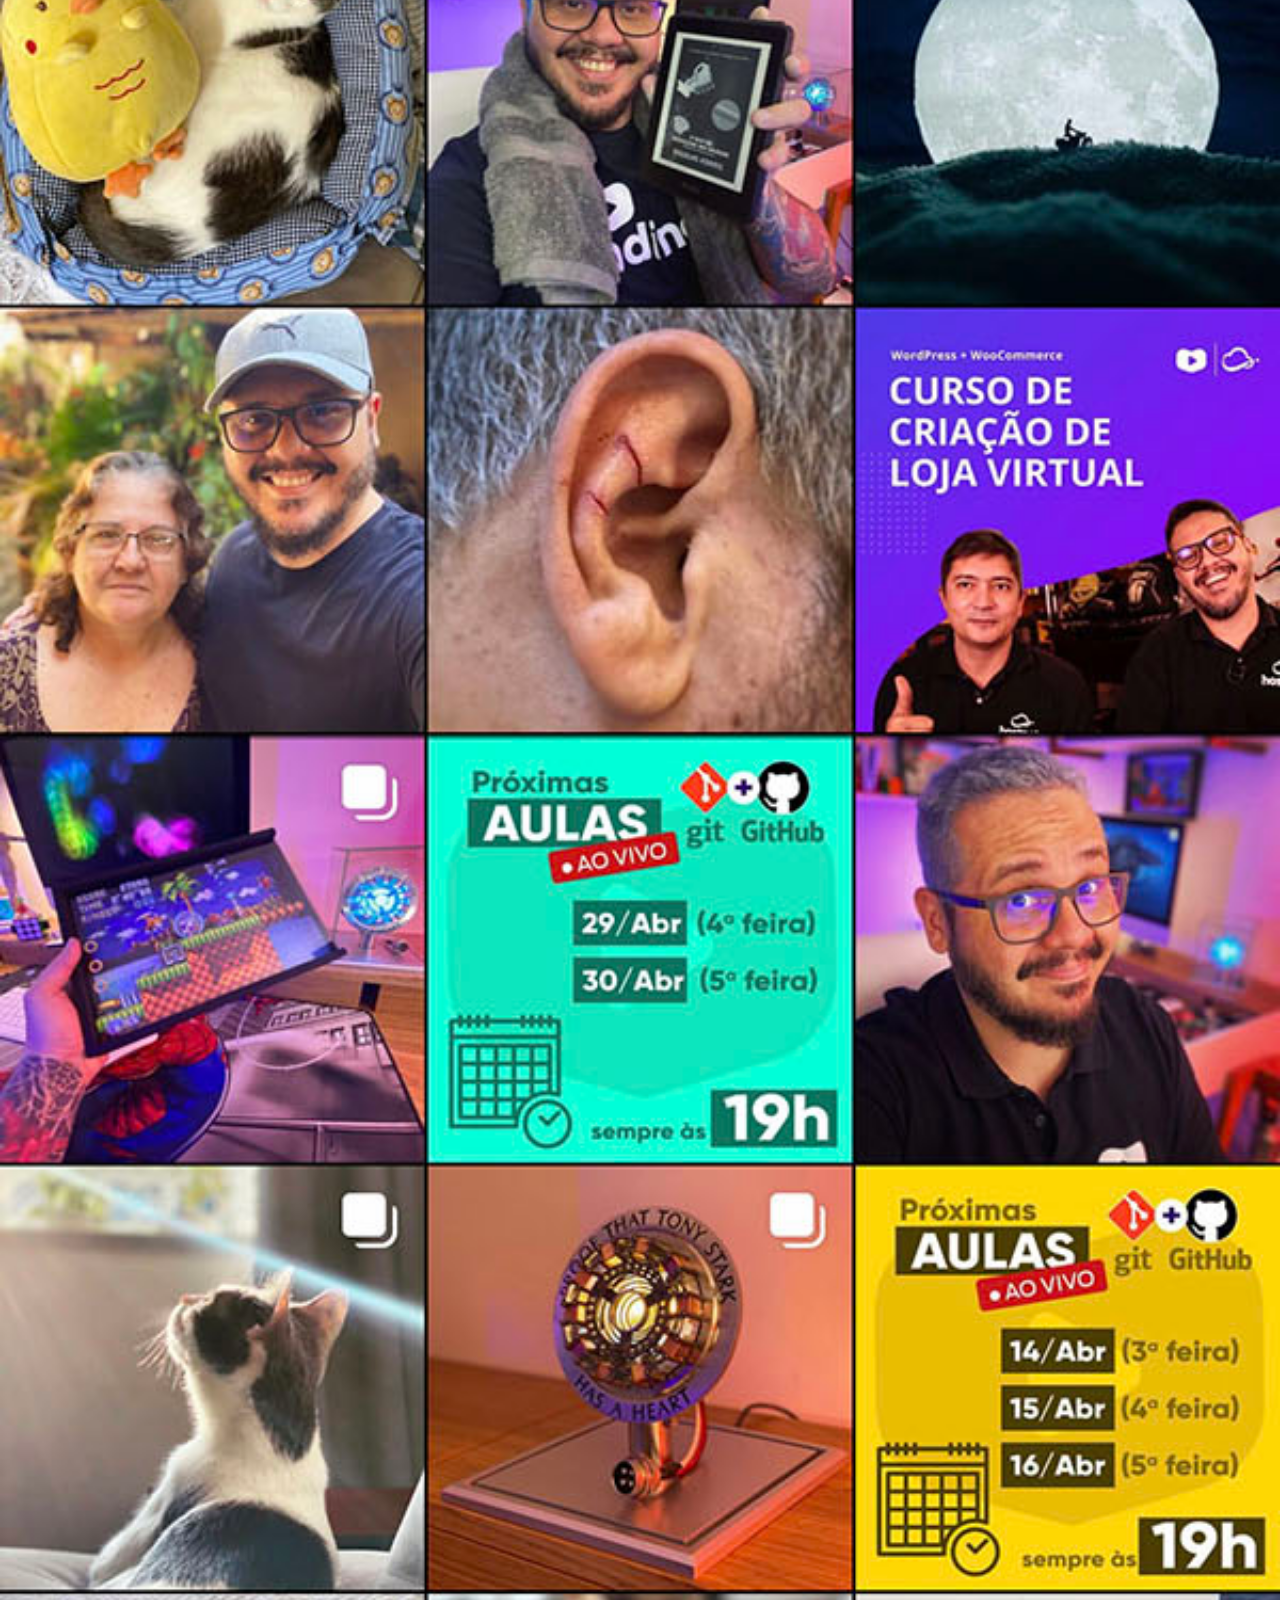
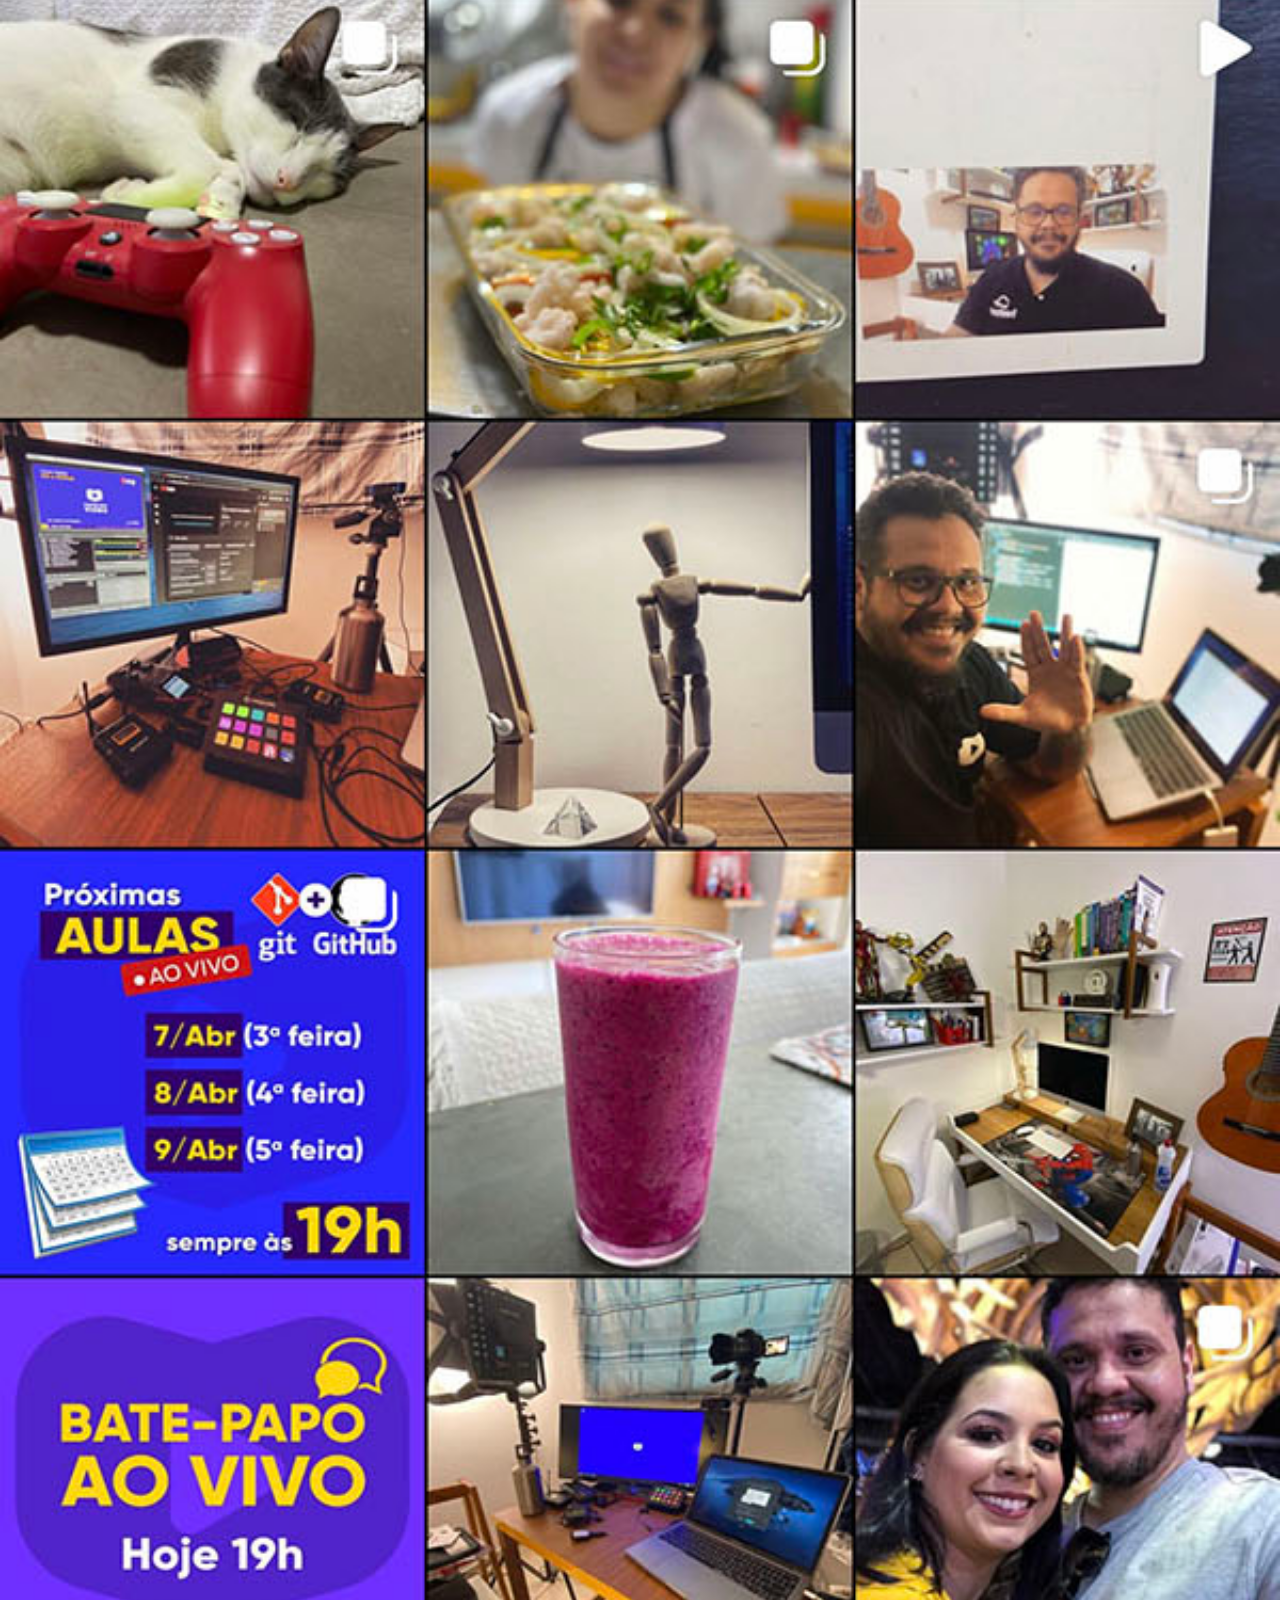
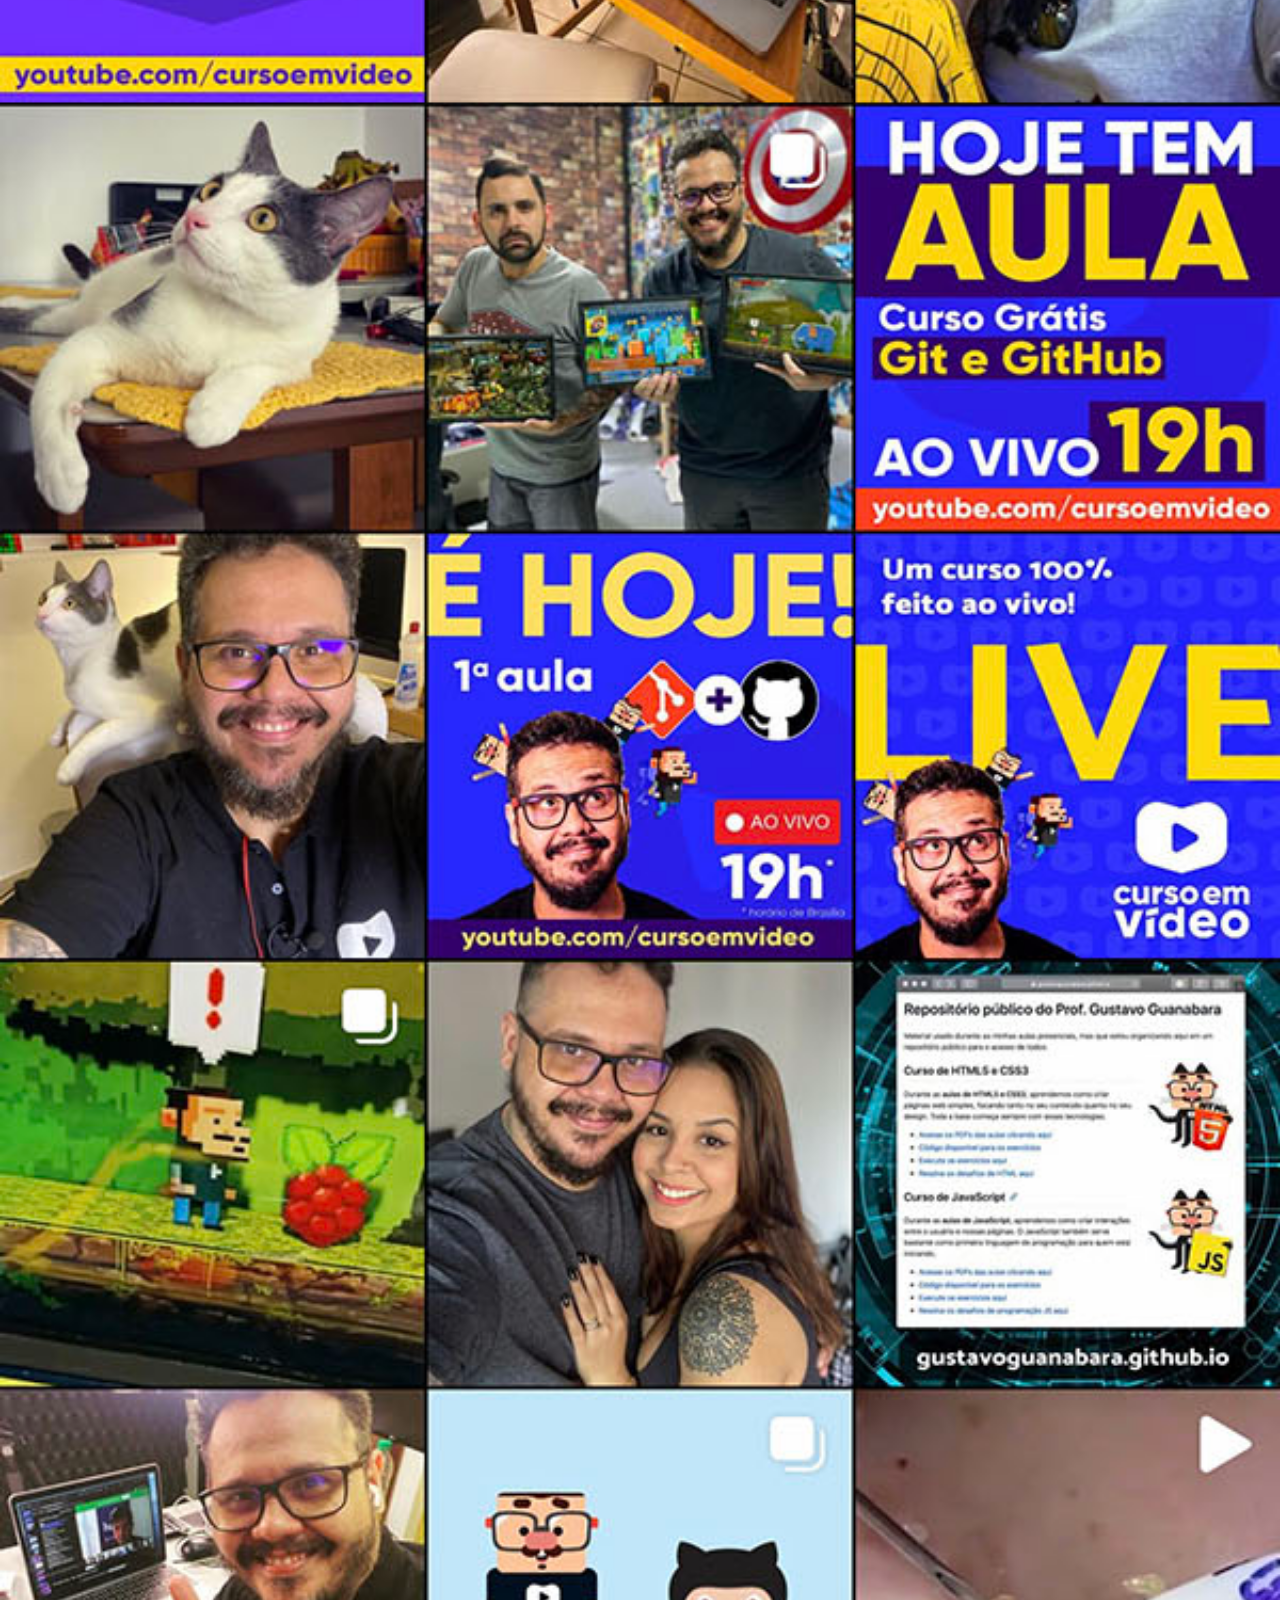
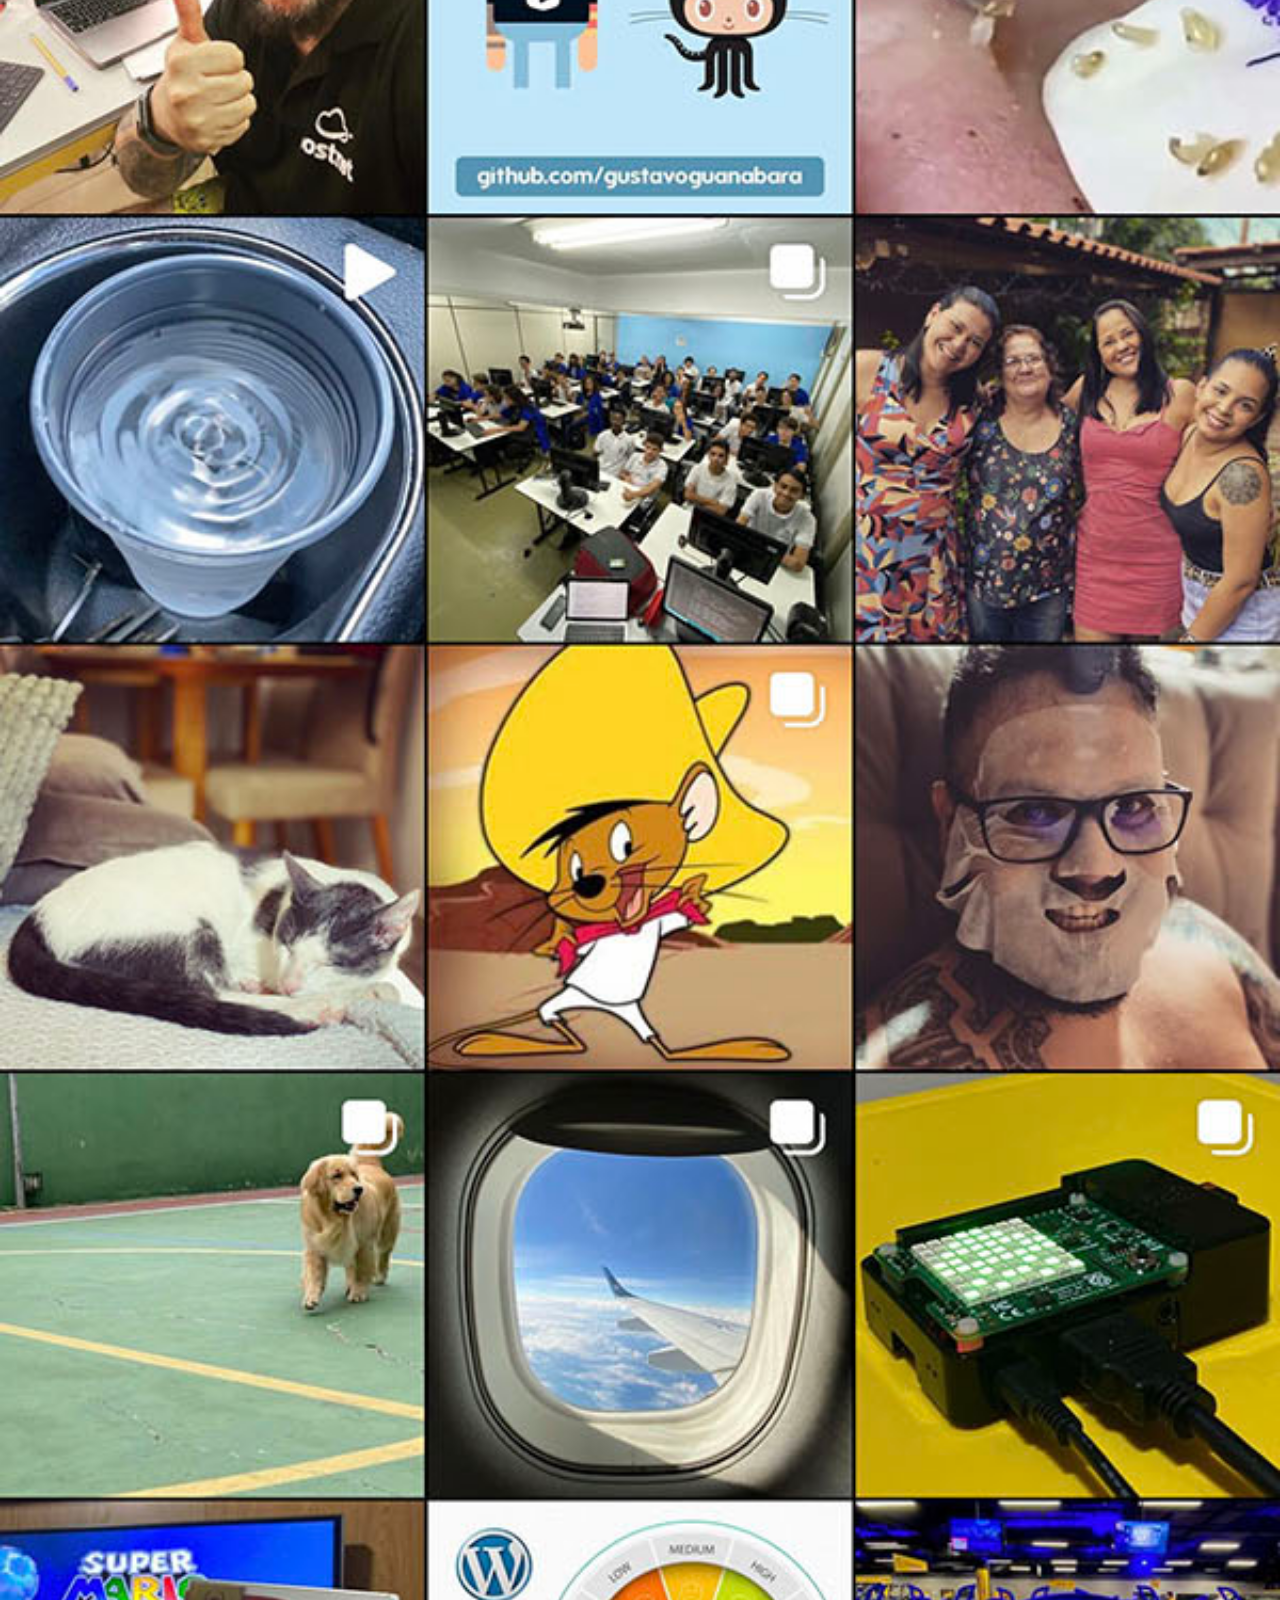
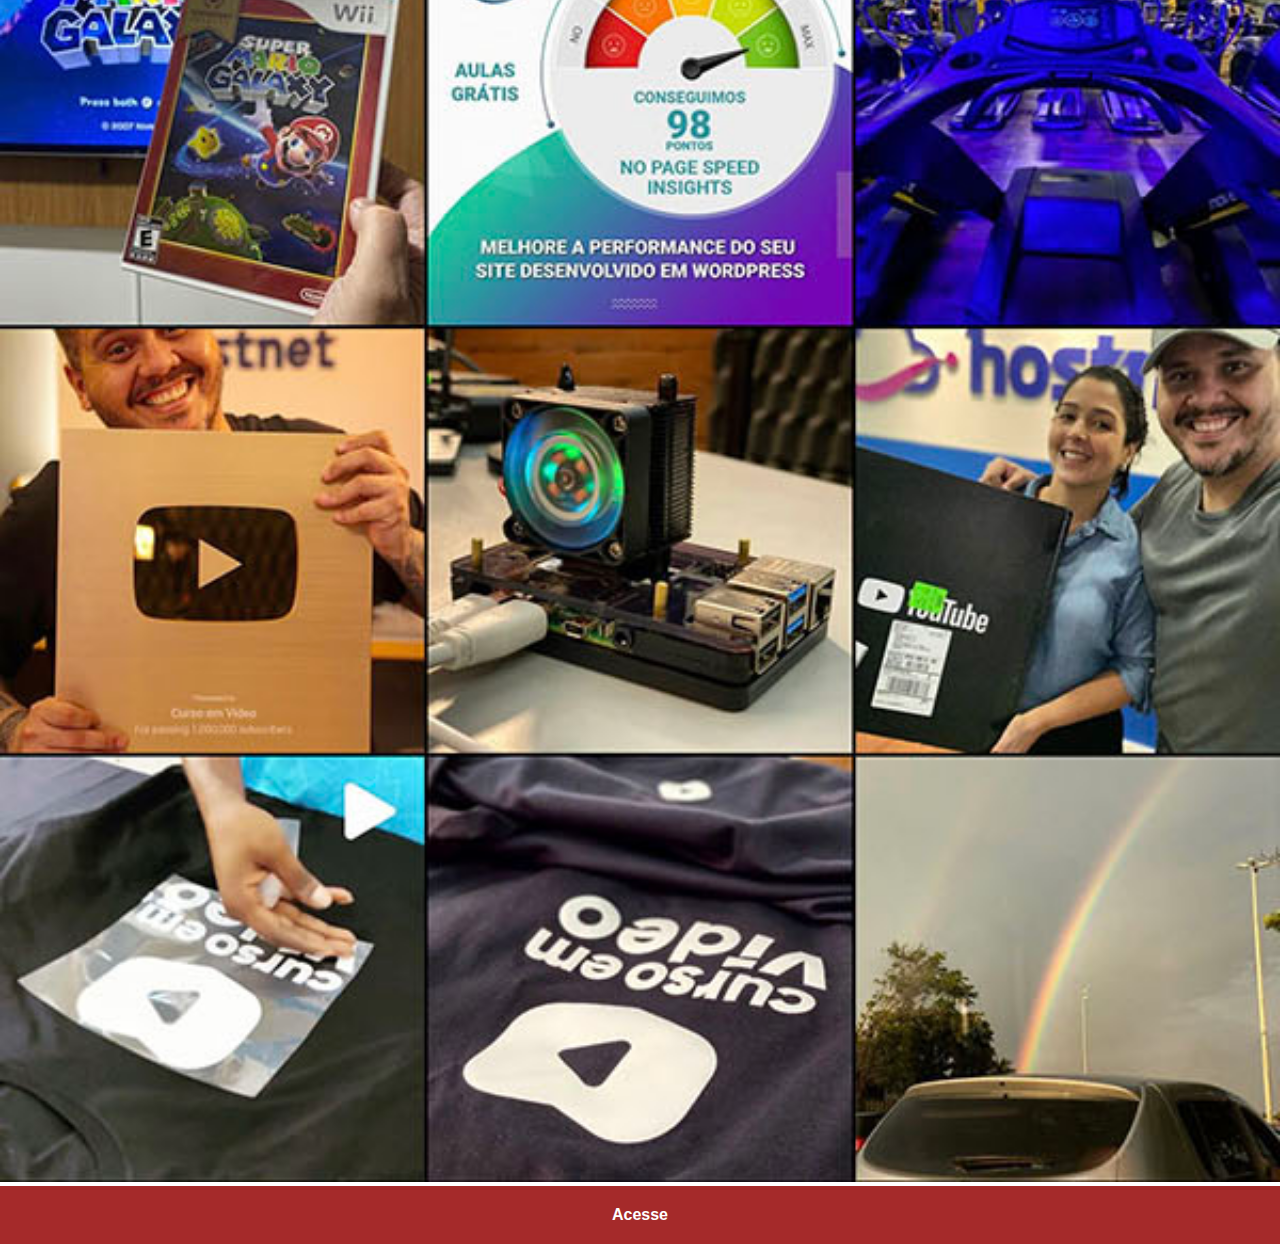
<file: instagram.html>
<!DOCTYPE html>
<html lang="pt-br">
<head>
  <meta charset="UTF-8">
  <meta name="viewport" content="width=device-width, initial-scale=1.0">
  <title>Document</title>
  <link rel="stylesheet" href="style/style2.css">
</head>
<body>
  <img src="images/tela-instagram.jpg" alt="Instagram"><a href="https://www.instagram.com/gustavoguanabara/" target="_blank">Acesse</a>
</body>
</html>
</file>
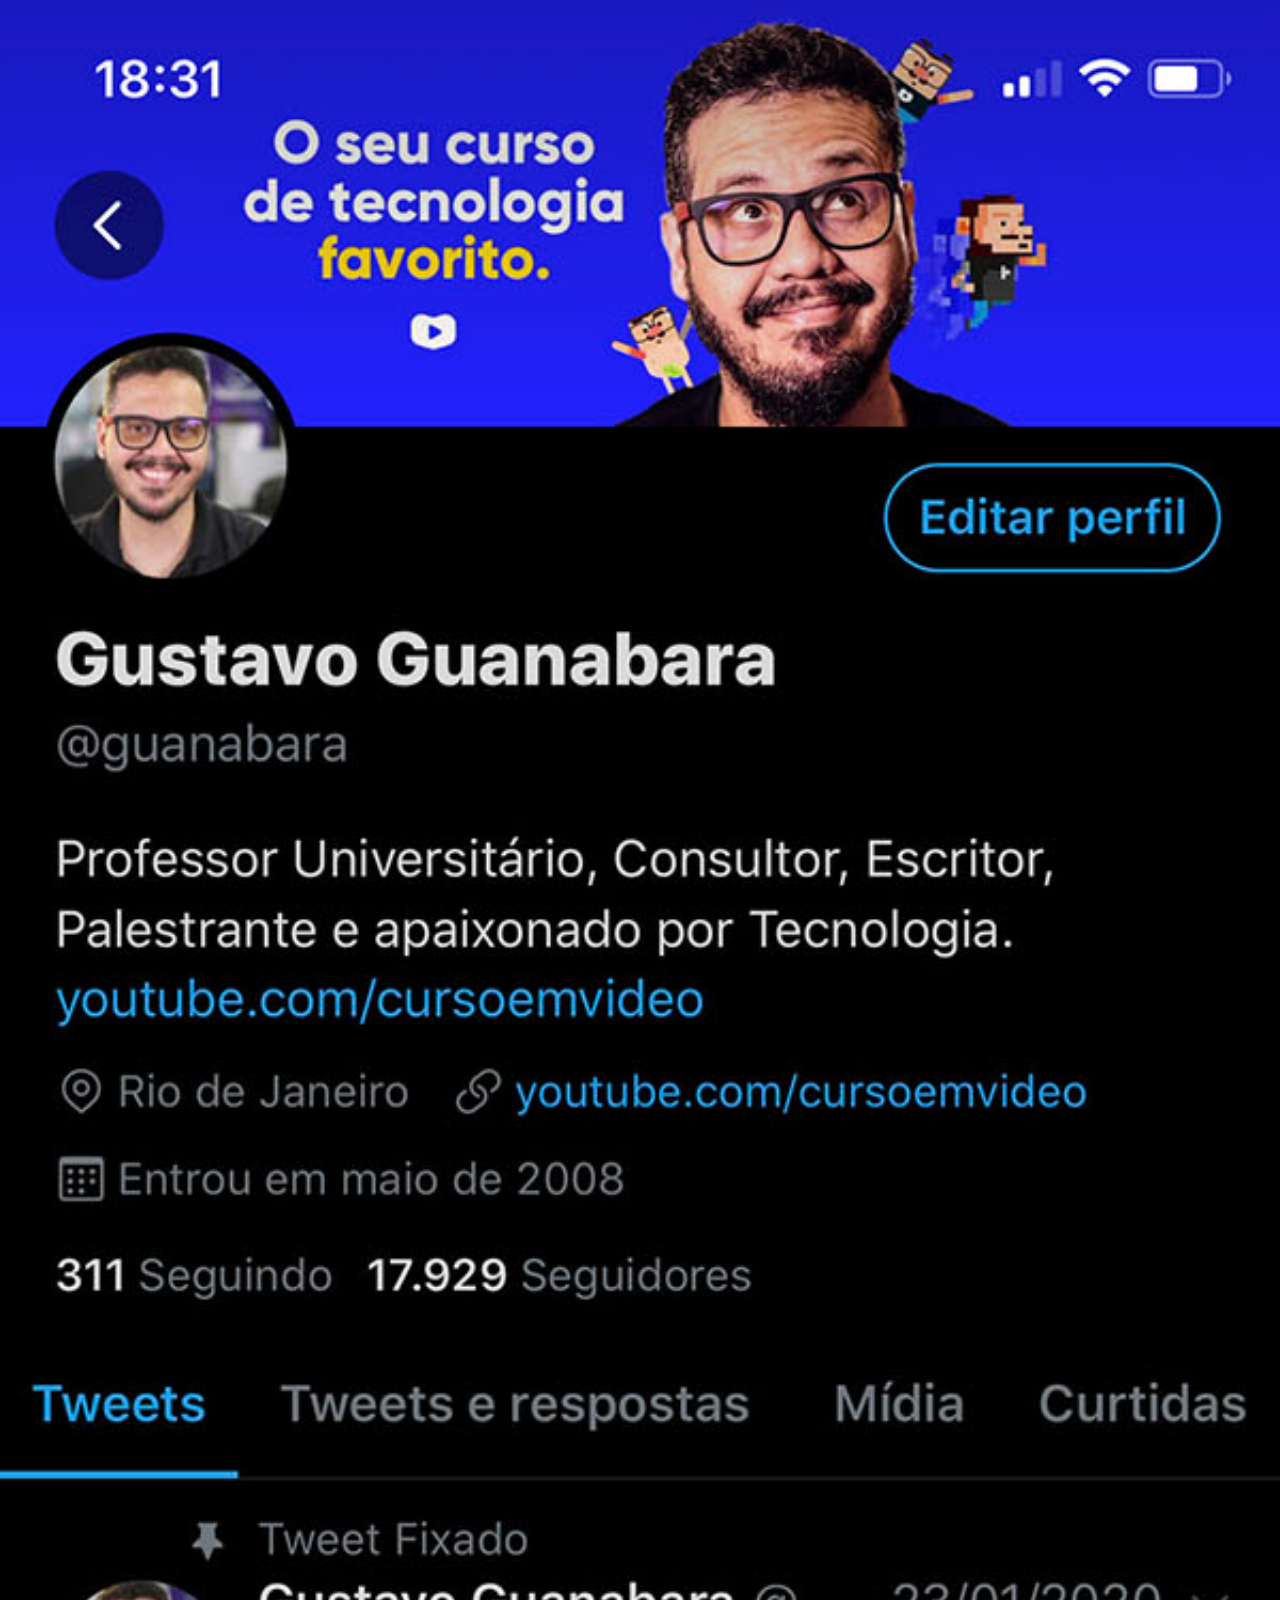
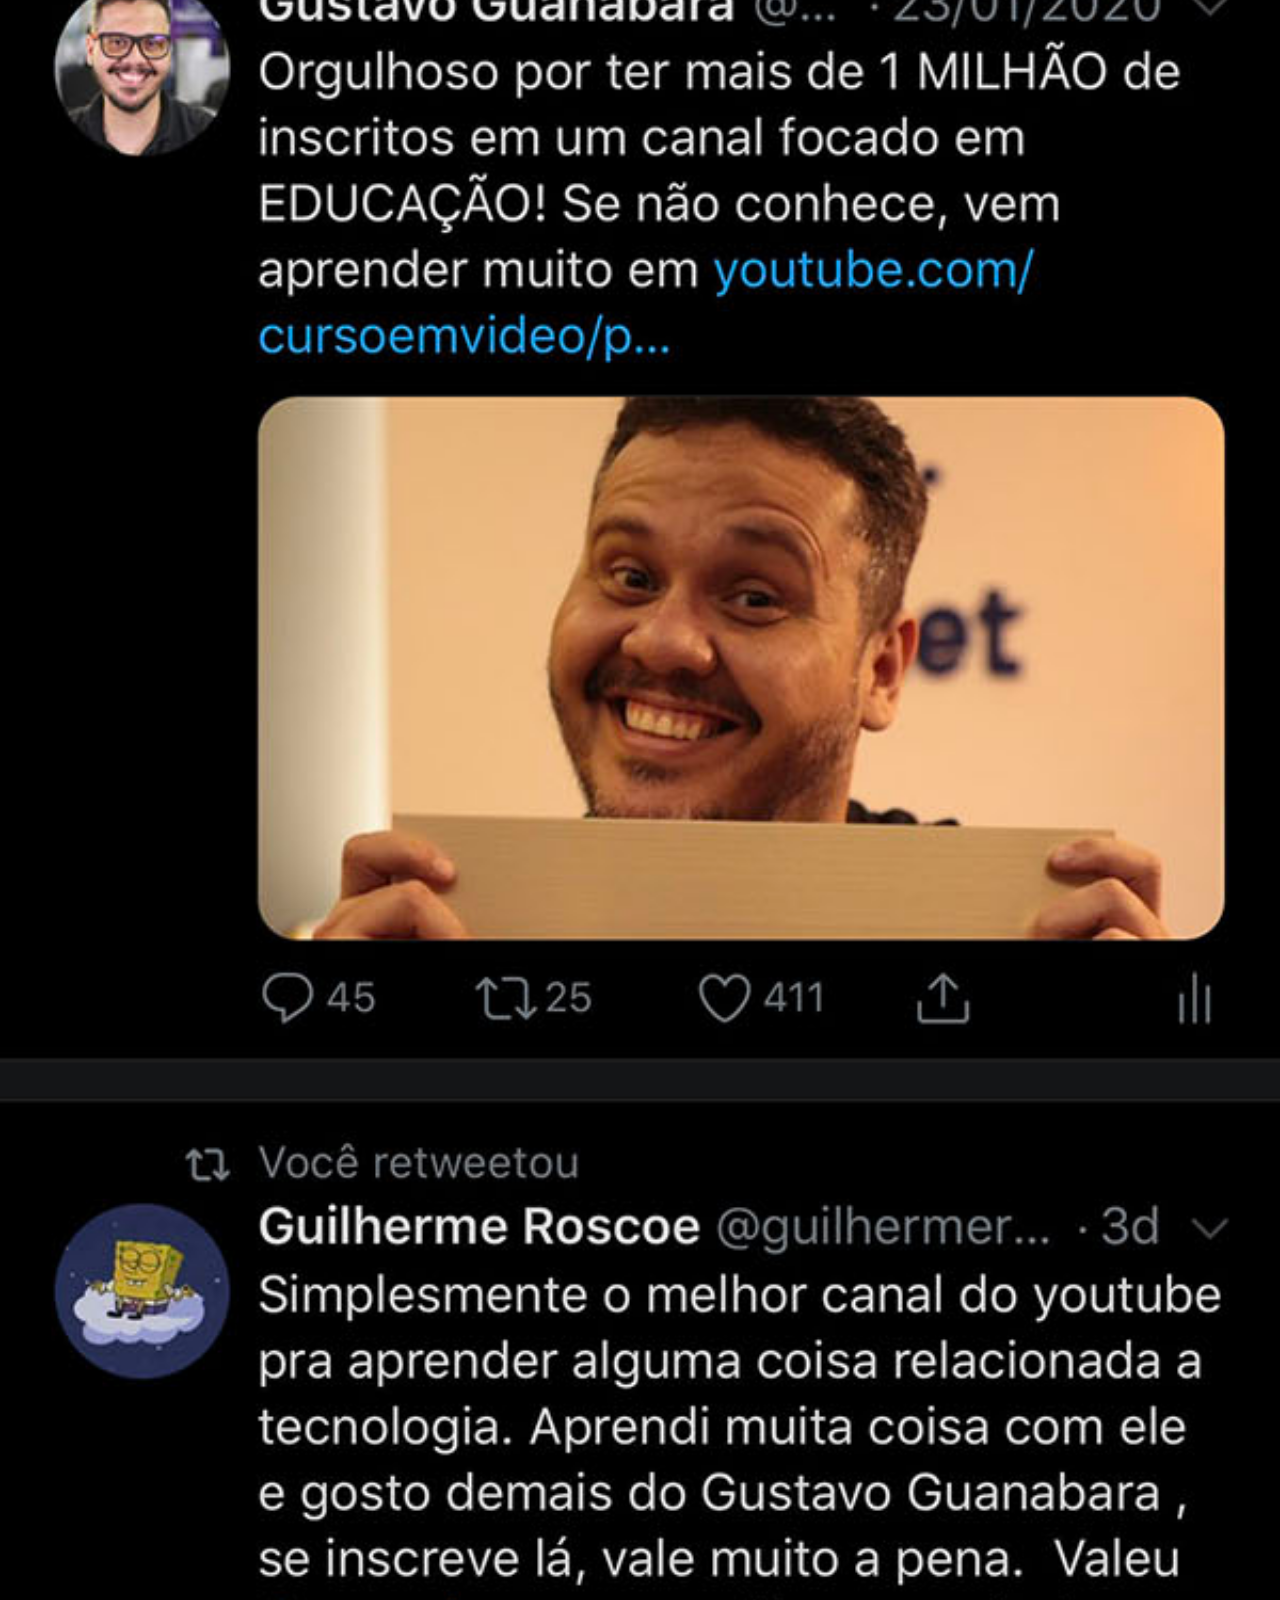
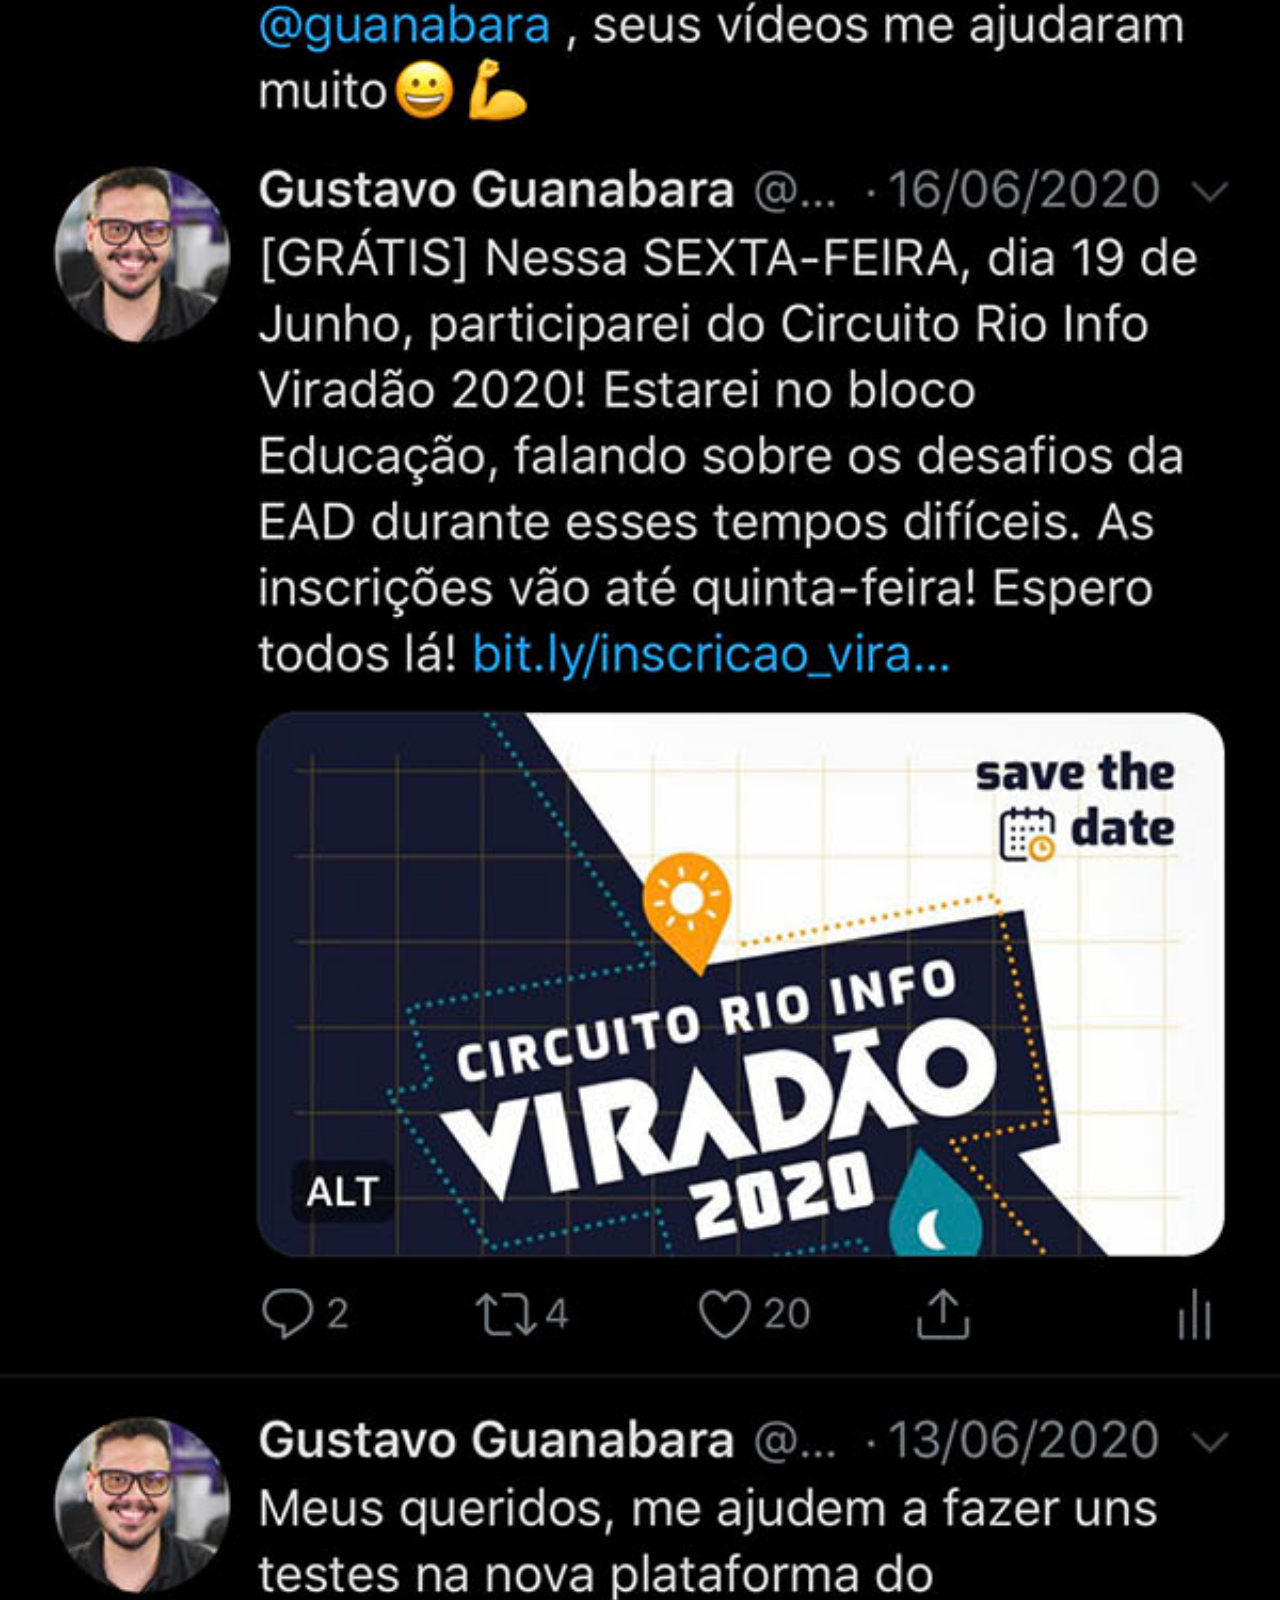
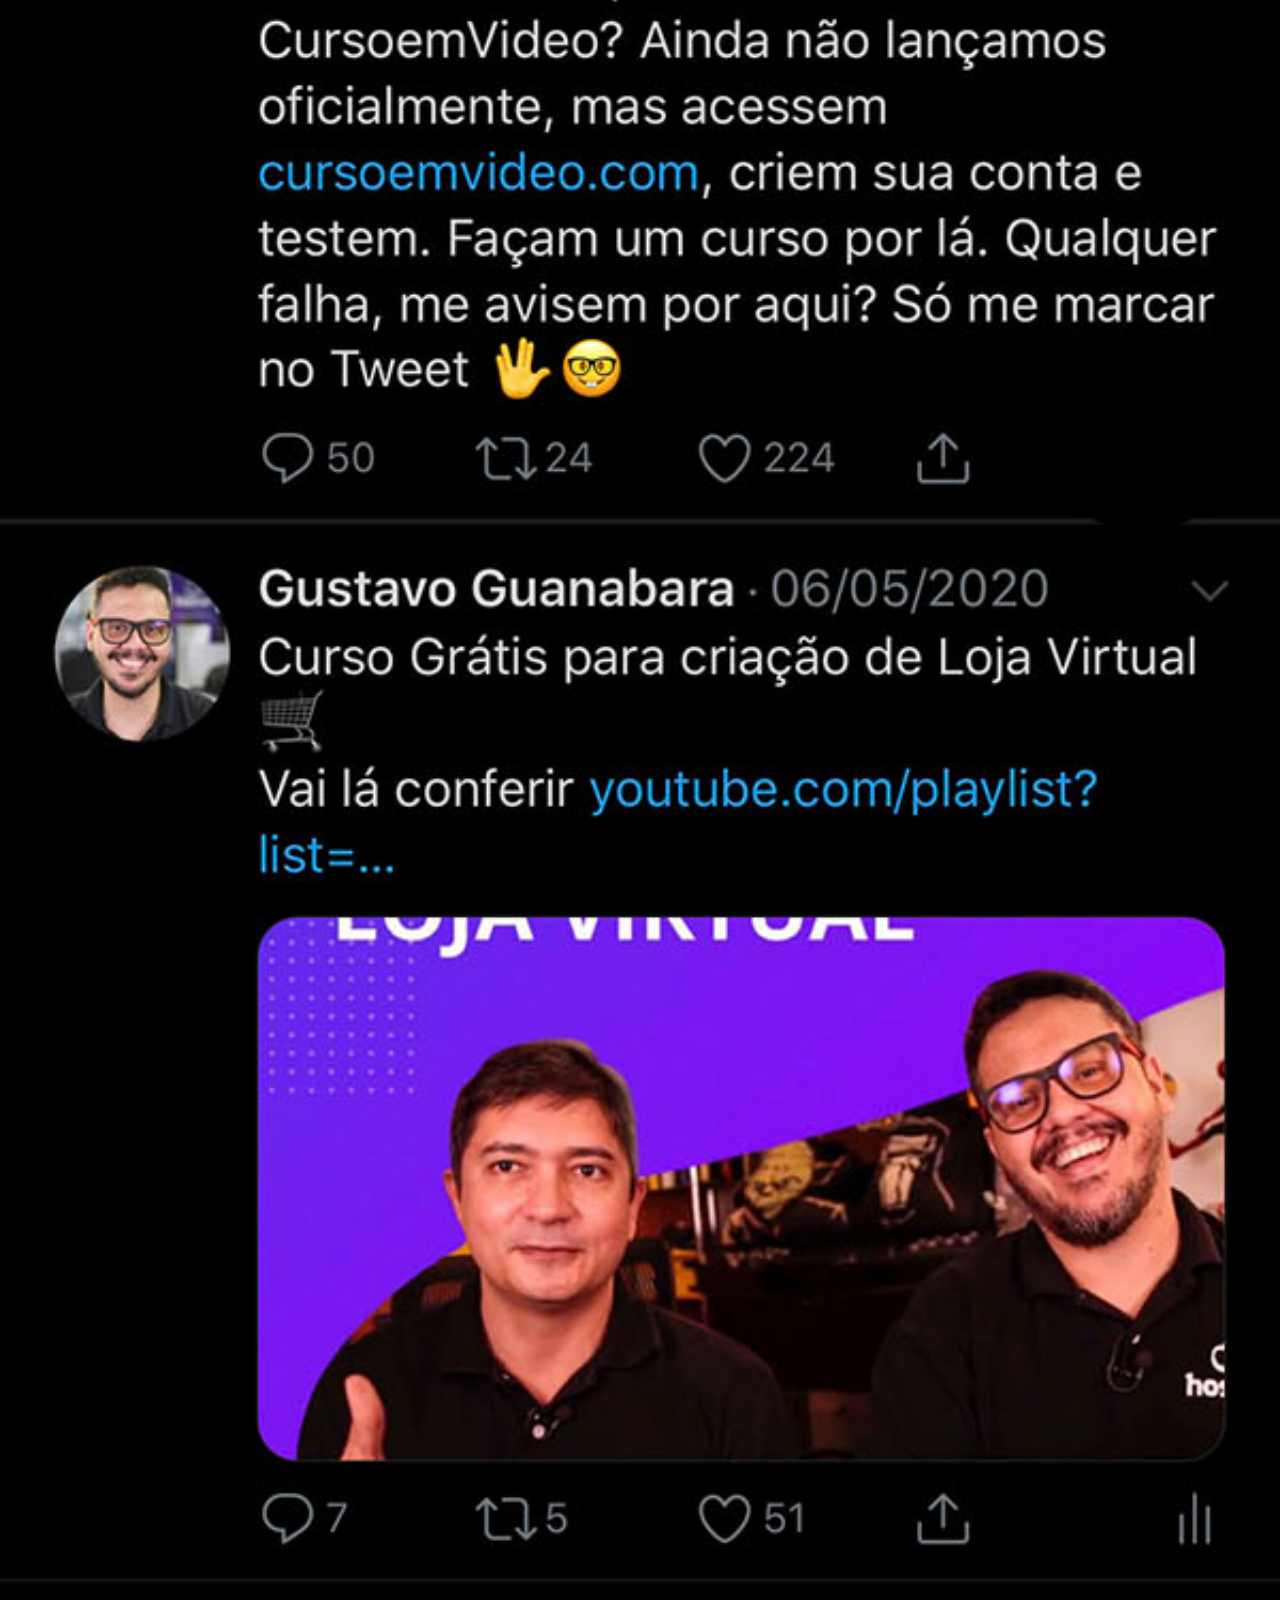
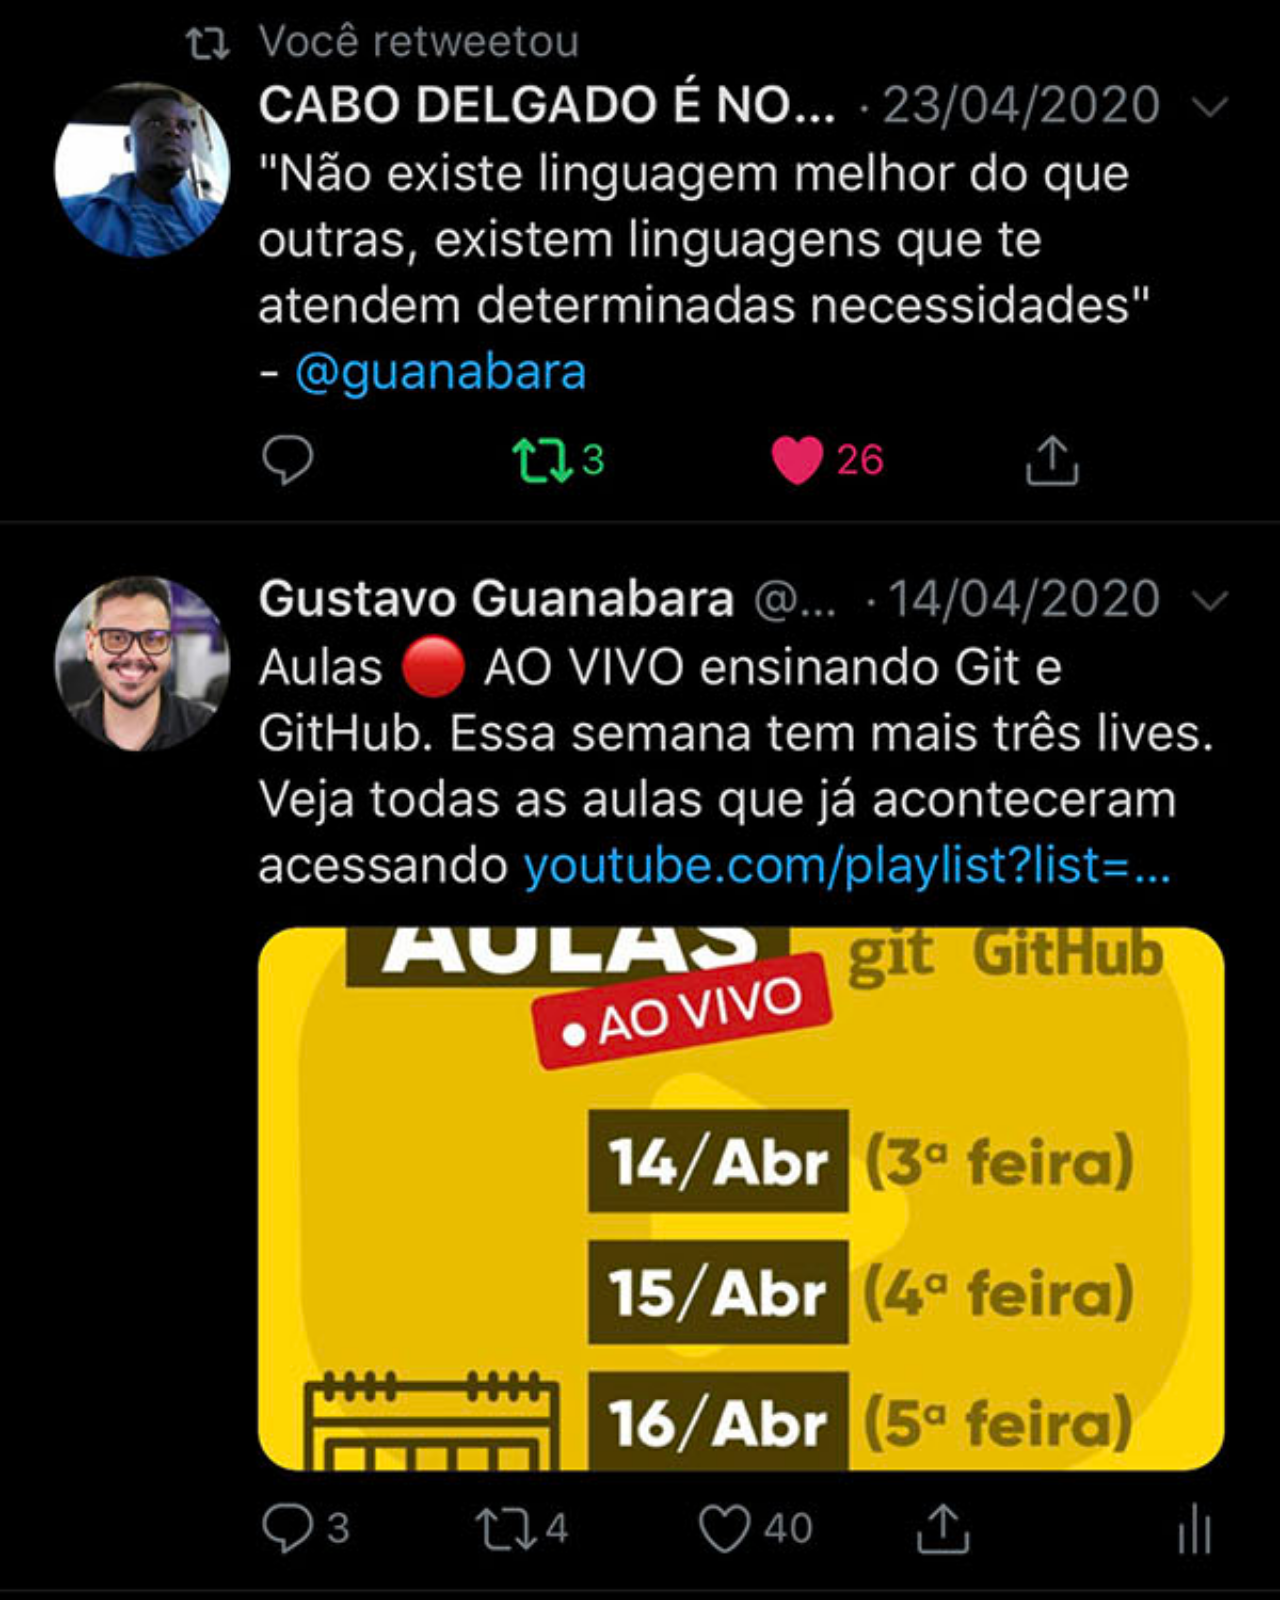
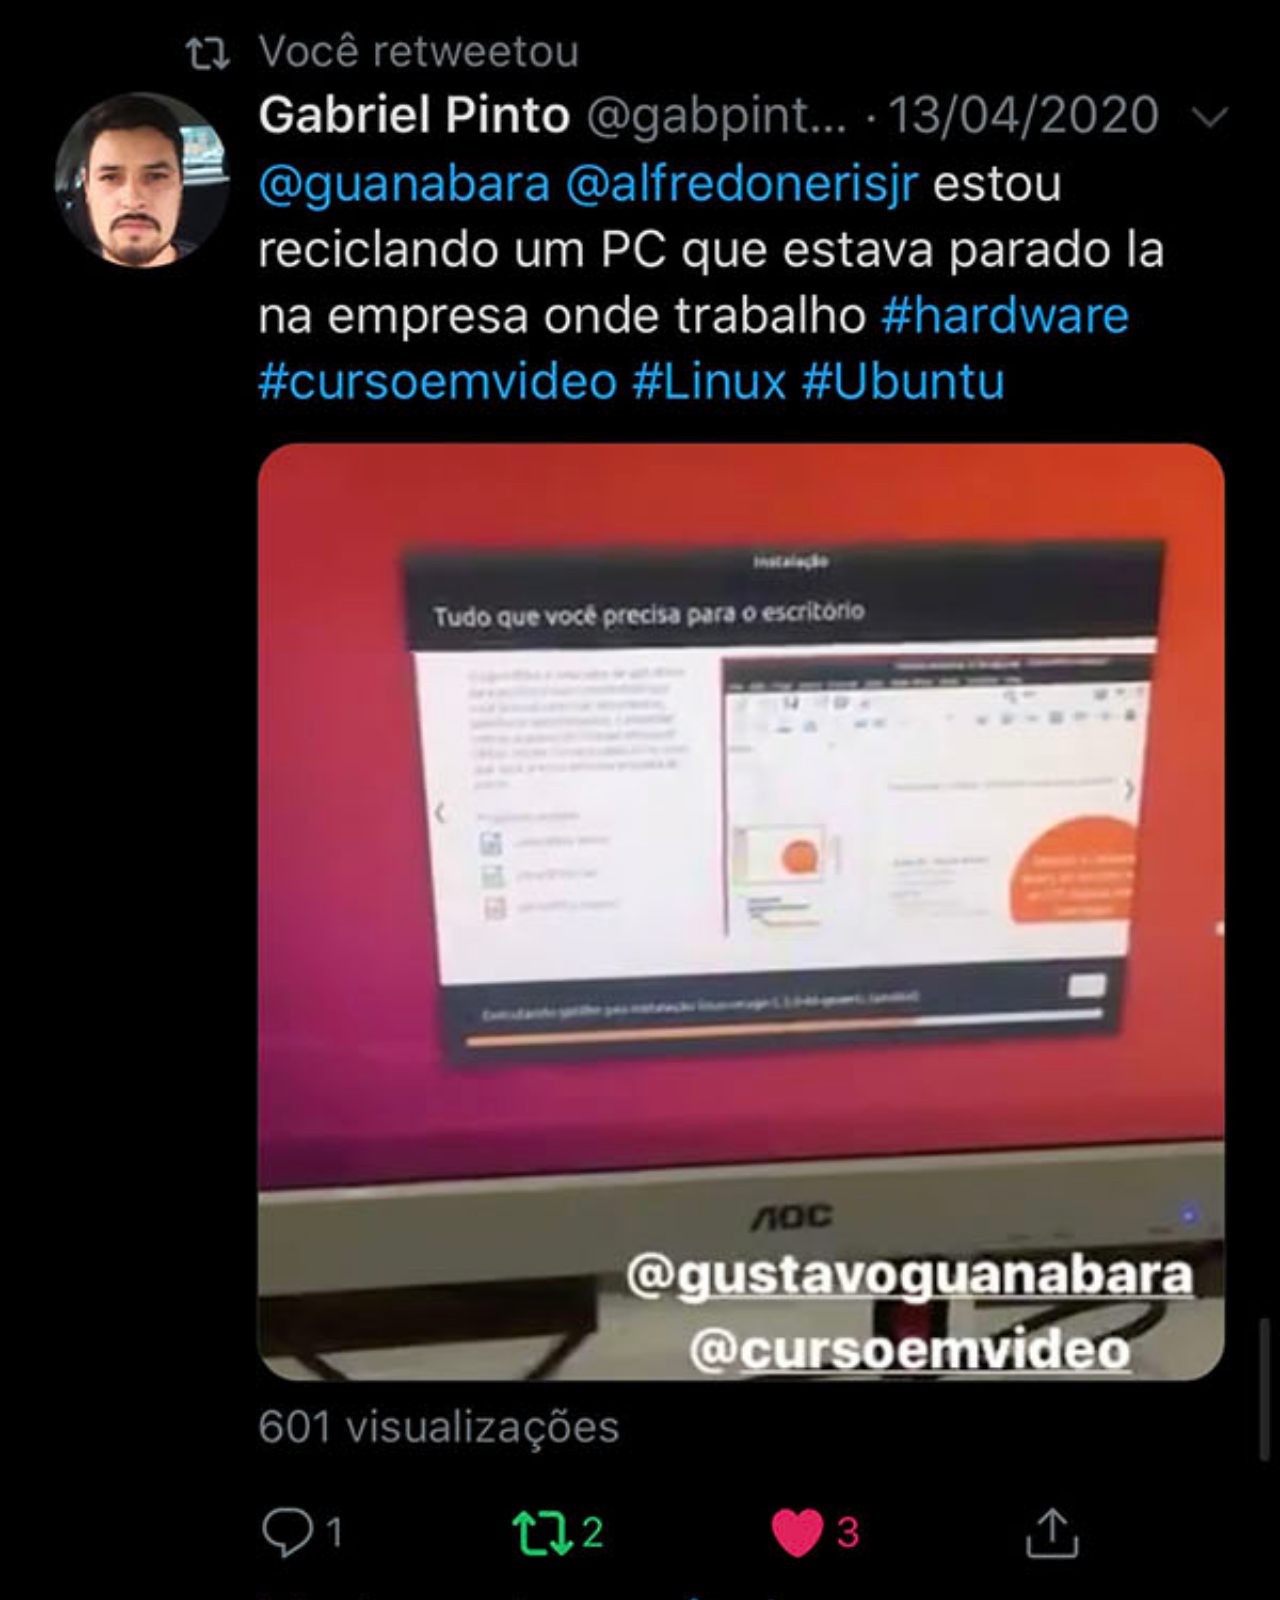
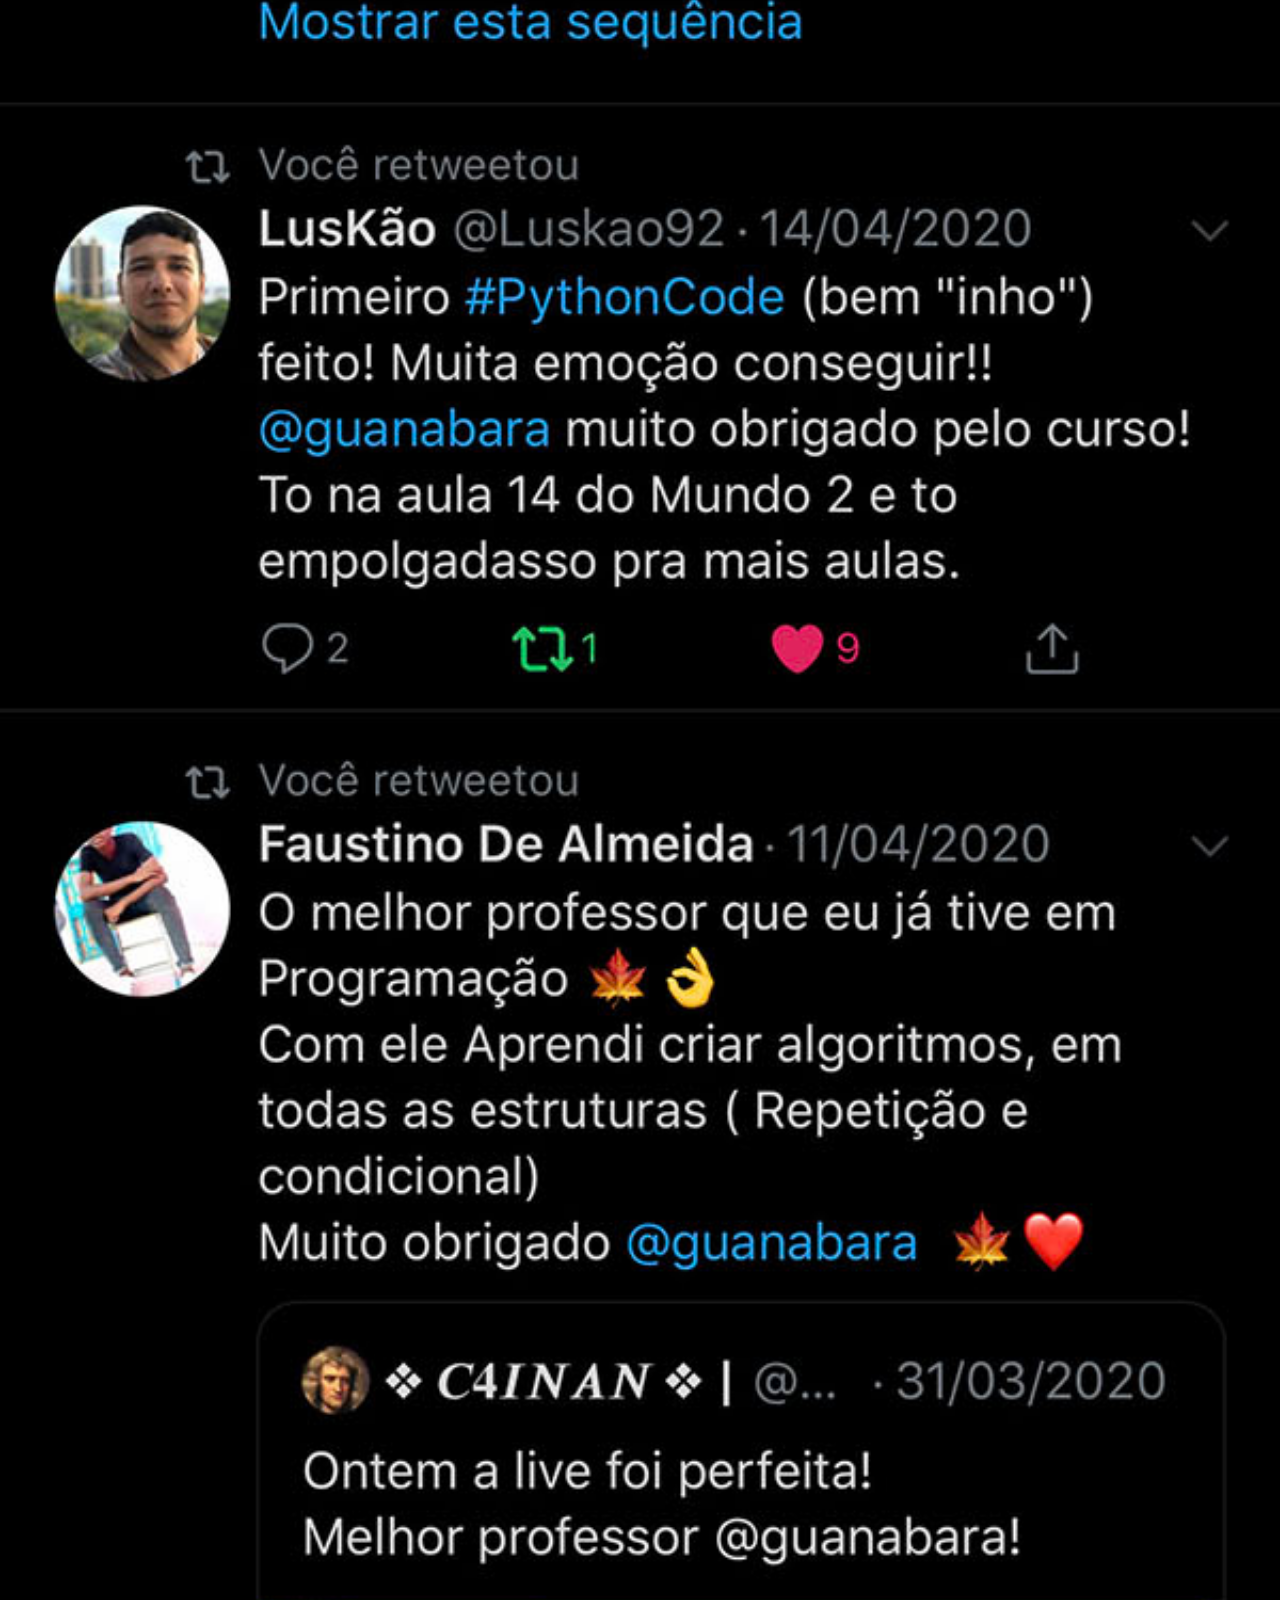
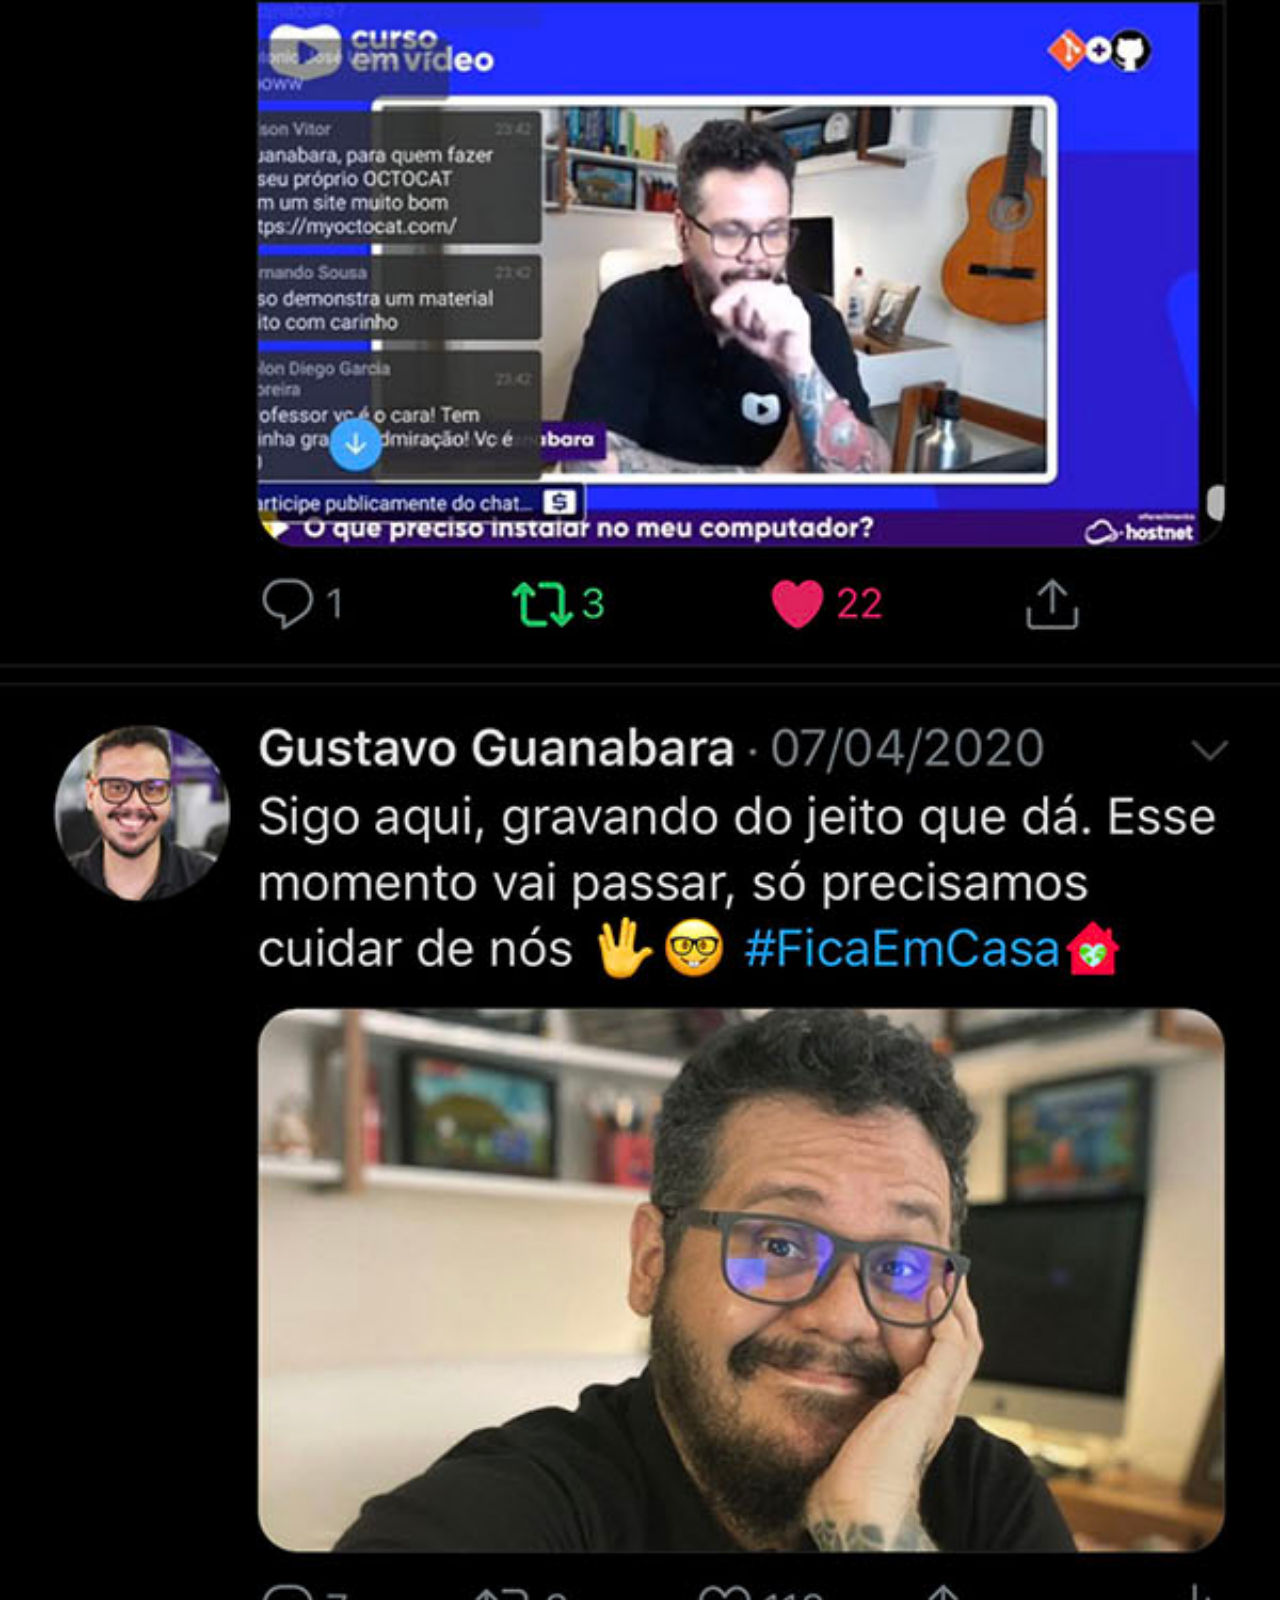
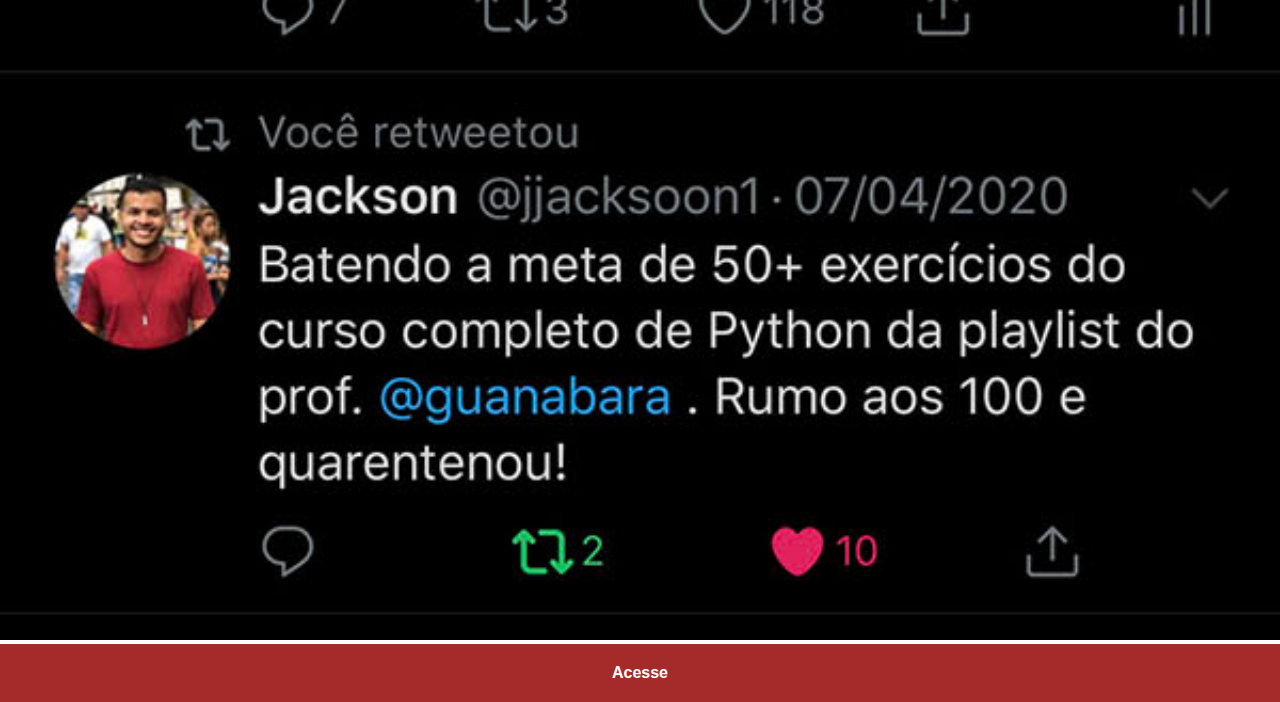
<file: twitter.html>
<!DOCTYPE html>
<html lang="pt-br">
<head>
  <meta charset="UTF-8">
  <meta name="viewport" content="width=device-width, initial-scale=1.0">
  <title>Twitter</title>
  <link rel="stylesheet" href="style/style2.css">
</head>
<body>
  <img src="images/tela-twitter.jpg" alt="Twitter"><a href="https://twitter.com/guanabara" target="_blank">Acesse</a>
</body>
</html>
</file>
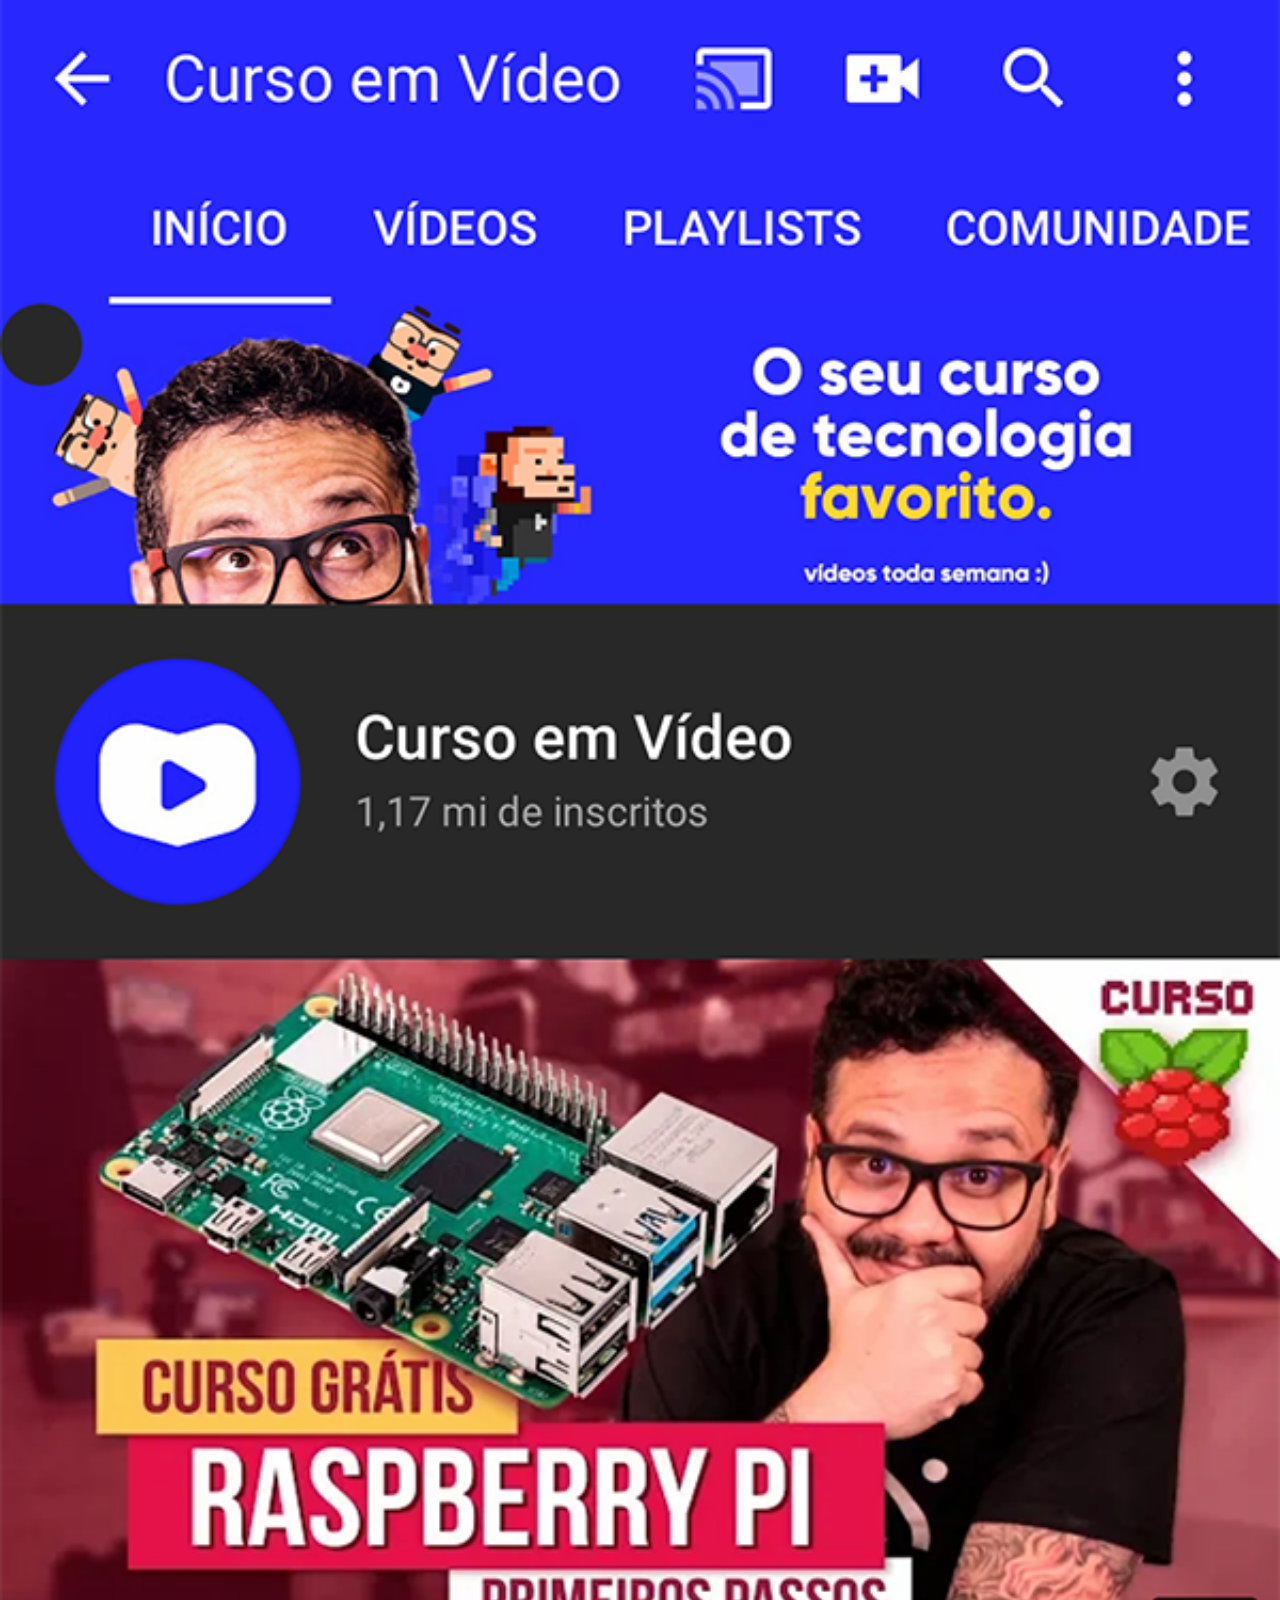
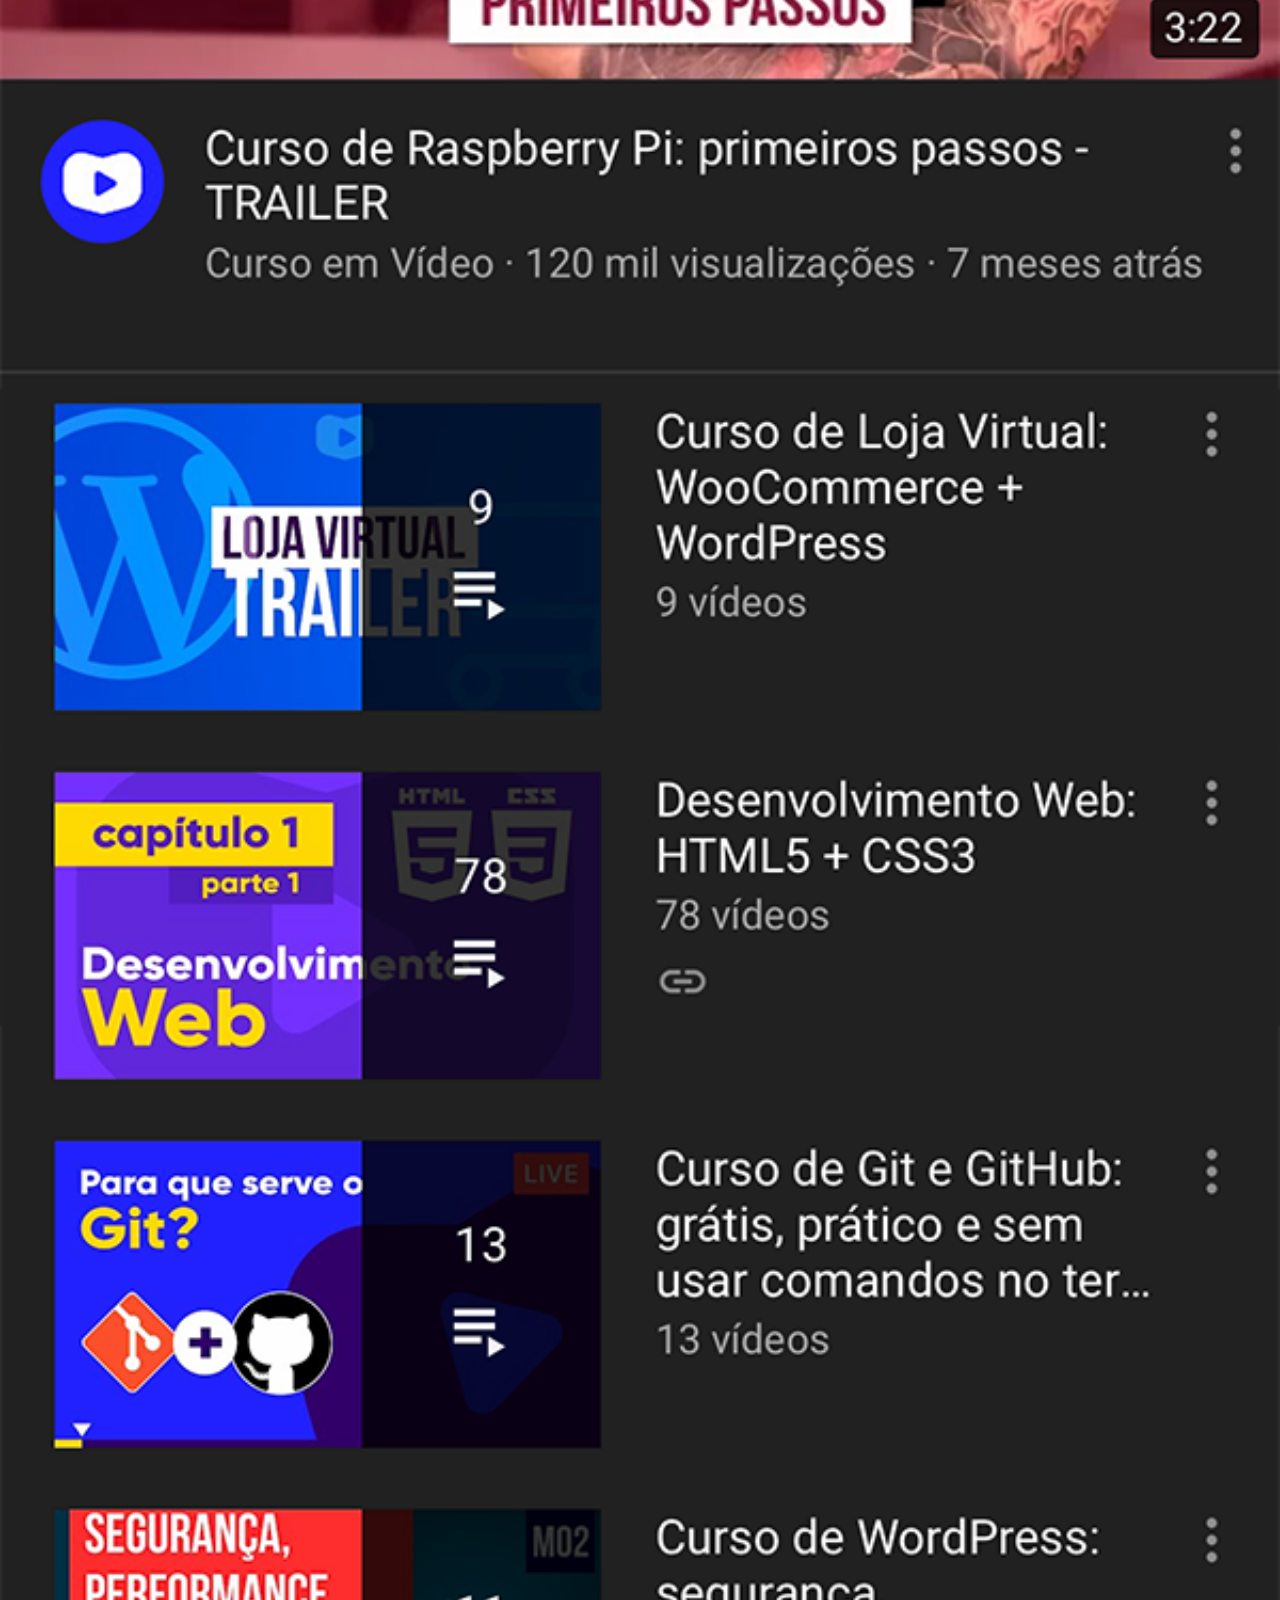
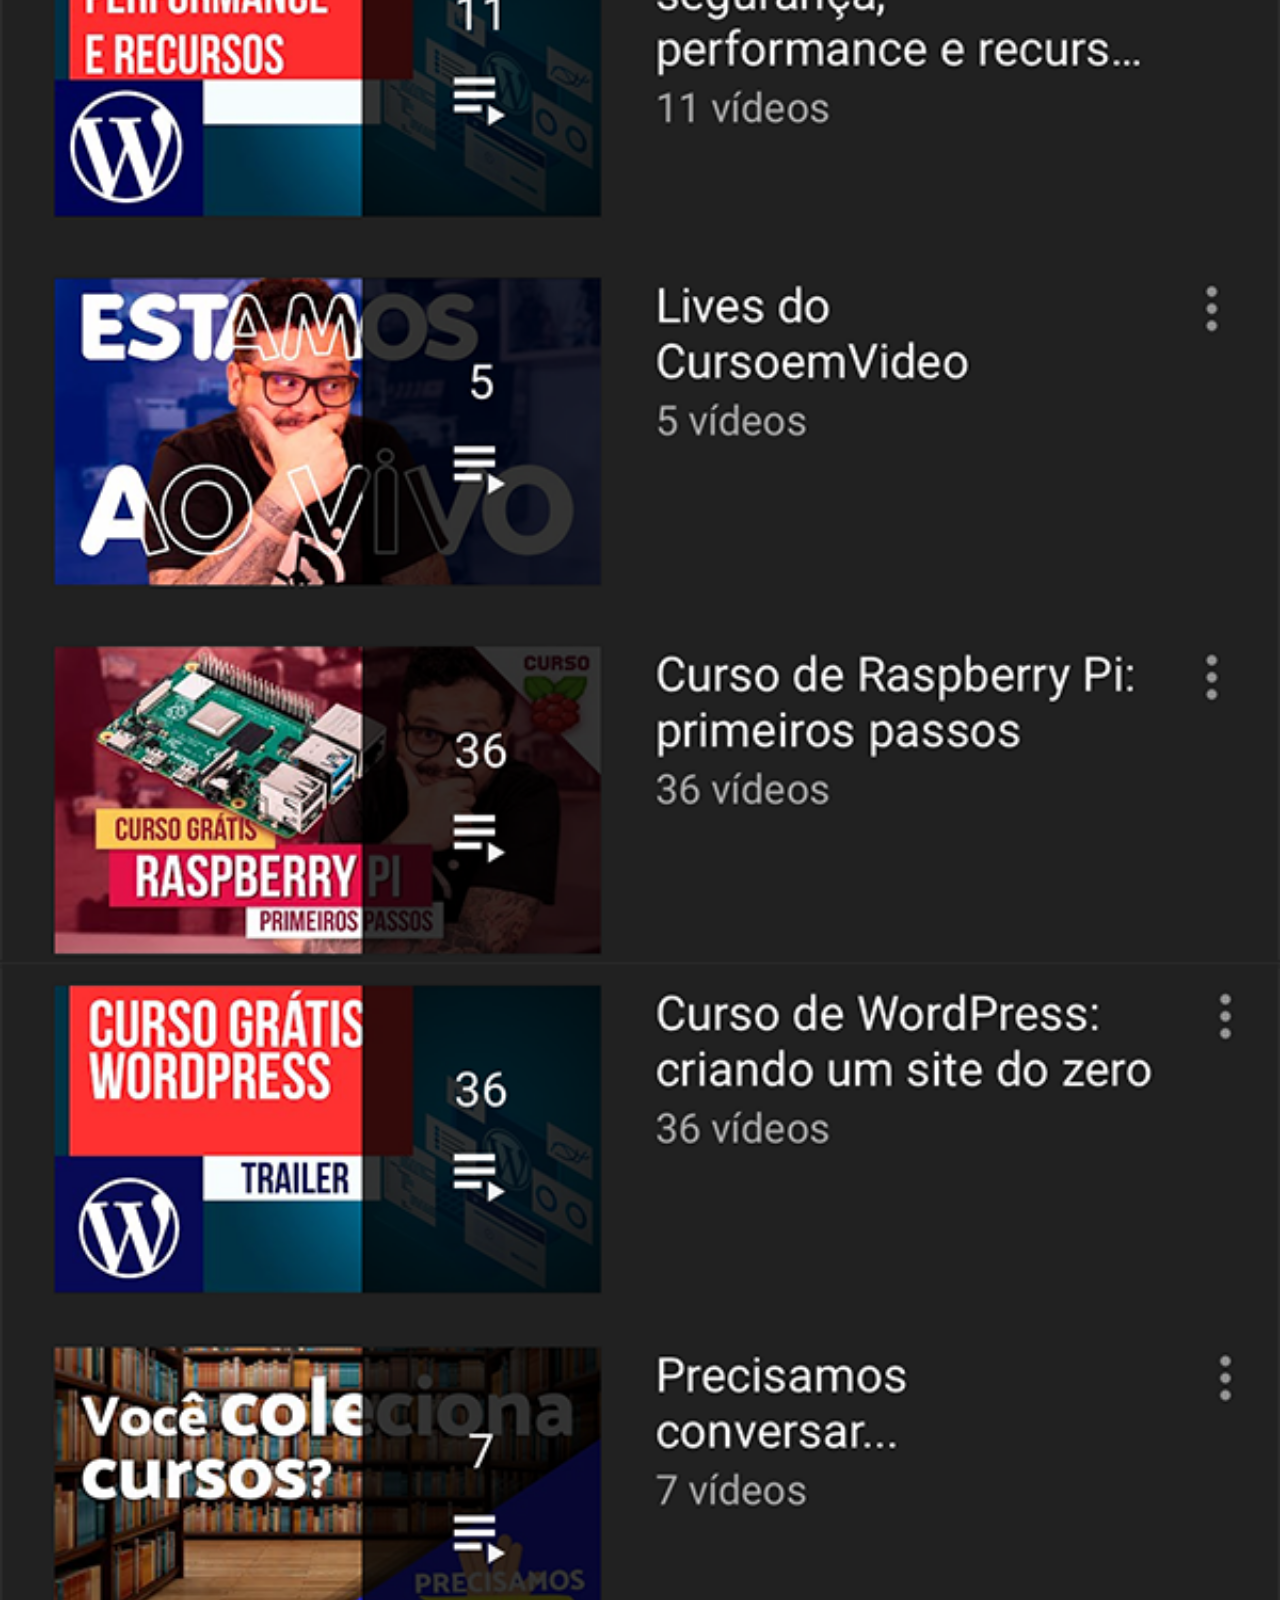
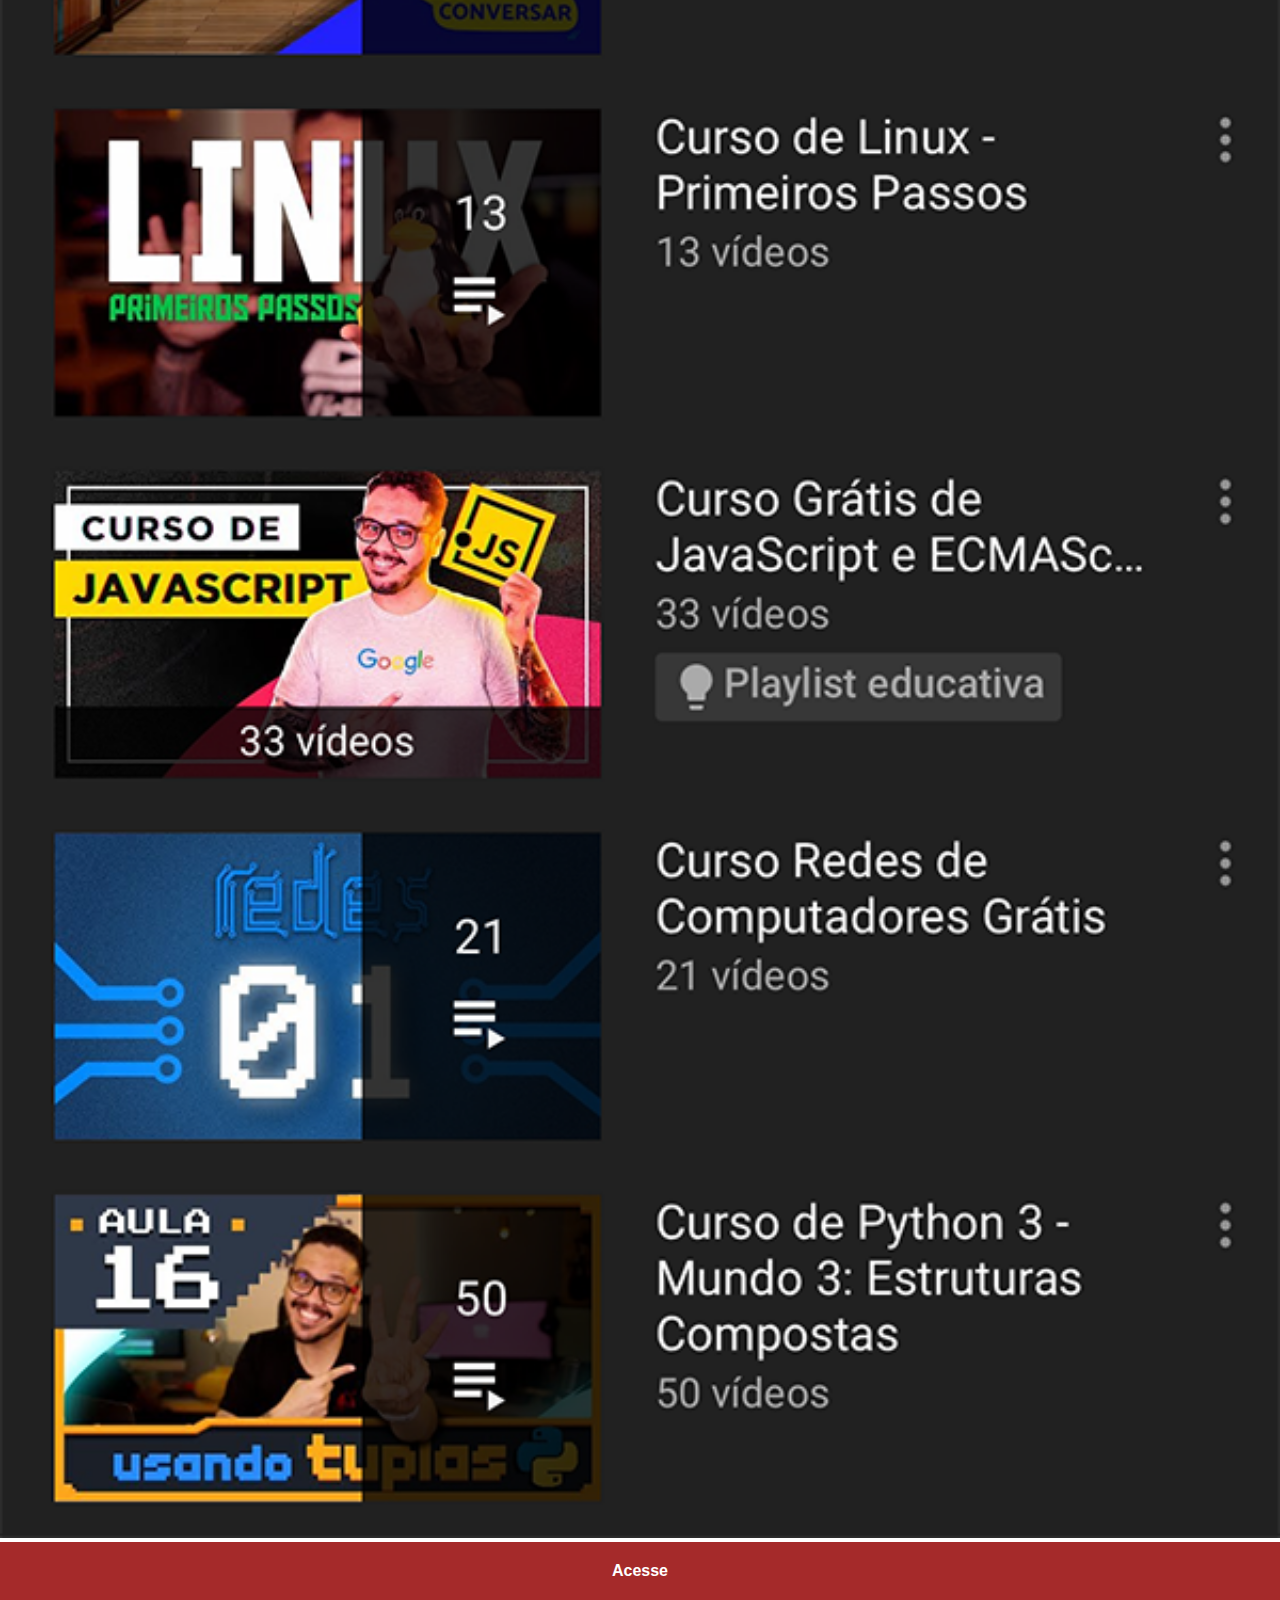
<file: youtube.html>
<!DOCTYPE html>
<html lang="pt-br">
<head>
  <meta charset="UTF-8">
  <meta name="viewport" content="width=device-width, initial-scale=1.0">
  <title>YouTube</title>
  <link rel="stylesheet" href="style/style2.css">
</head>
<body>
  <img src="images/tela-youtube.png" alt="YouTube"><a href="https://www.youtube.com/@CursoemVideo" target="_blank">Acesse</a>
</body>
</html>
</file>
<file: style/style.css>
@charset "UTF-8";

* {
  margin: 0;
  padding: 0;
  font-family: Arial, Helvetica, sans-serif;
}

html, body {
  height: 100vh;
  width: 100vw;
}

body {
  background: url('../images/fundo-madeira.jpg') no-repeat top center;
  background-size: cover;
  background-attachment: fixed;
}

main {
  height: 100vh;
  width: 100vw;
  position: relative;
}

section#telefone {
  position: absolute;
  top: 50%;
  left: 50%;
  transform: translate(-50%, -50%);
  height: 628px;
  width: 311px;
  background: url('../images/frame-iphone.png') no-repeat;
}

section#redes-sociais {
  text-align: right;
}

section#redes-sociais img{
  height: 50px;
  margin: 20px;
  border-radius: 50%;
  box-sizing: border-box;
}

section#redes-sociais img:hover {
  border: 2px solid rgba(255, 255, 255, 0.436); /* comando para criar borda quando passar o mouse por cima do botao */
  transform: translate(-3px, -3px); /* move o icone levemente pra dar a impressao de estar se mexendo */
  box-shadow: 5px 5px 10px rgba(0, 0, 0, 0.564); /* adiciona uma sombra no icone para dar nocao de profundidade */
  transition: transform .3s, border .5s; /* adiciona tempo para o comando ser executado */
}

iframe {
  position: relative;
  top: 81px;
  left: 23px;
  width: 265px;
  height: 469px;
}
</file>
<file: style/style2.css>
@charset "UTF-8";

* {
  margin: 0px;
  padding: 0px;
}

img {
  width: 100vw;
}

a {
  display: block;
  background-color: brown;
  text-decoration: none;
  color: white;
  font-family: Arial, Helvetica, sans-serif;
  font-weight: bold;
  text-align: center;
  padding: 20px;
}

a:hover {
  background-color: blueviolet;
}
</file>
